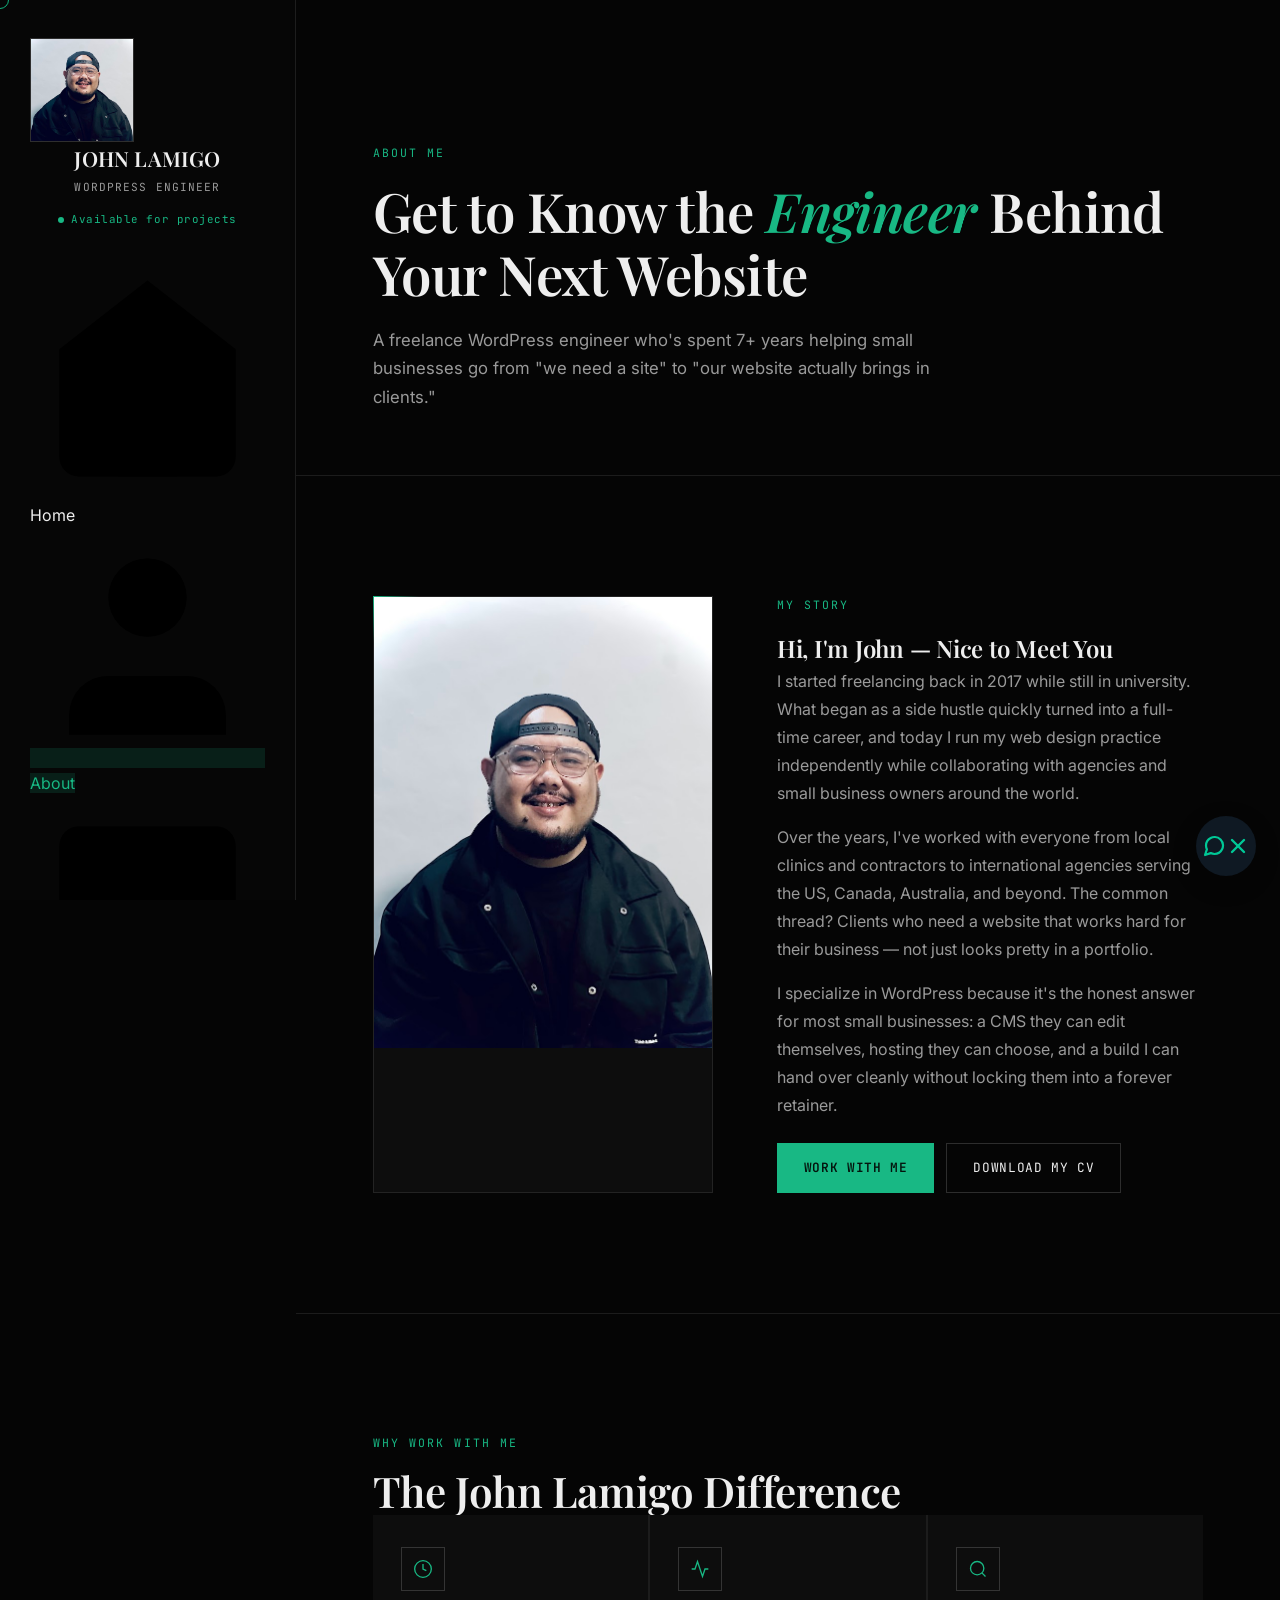
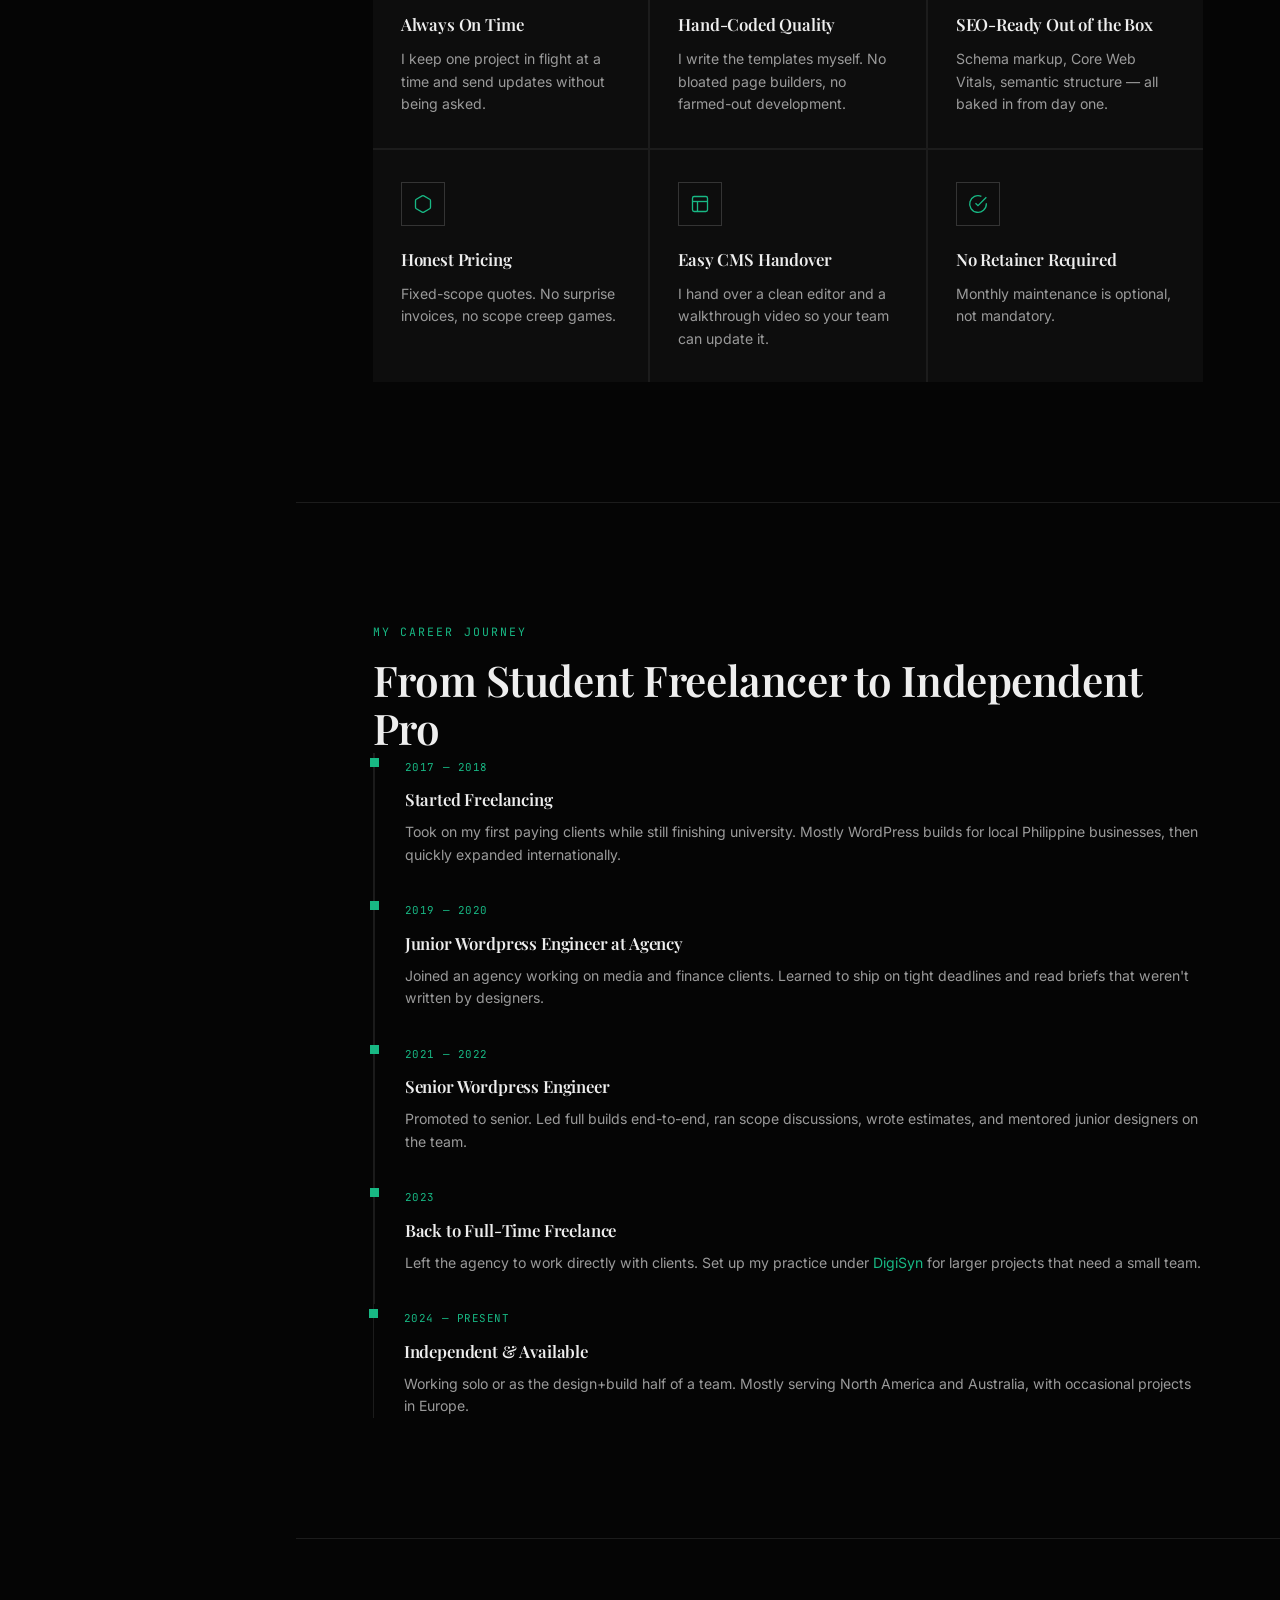
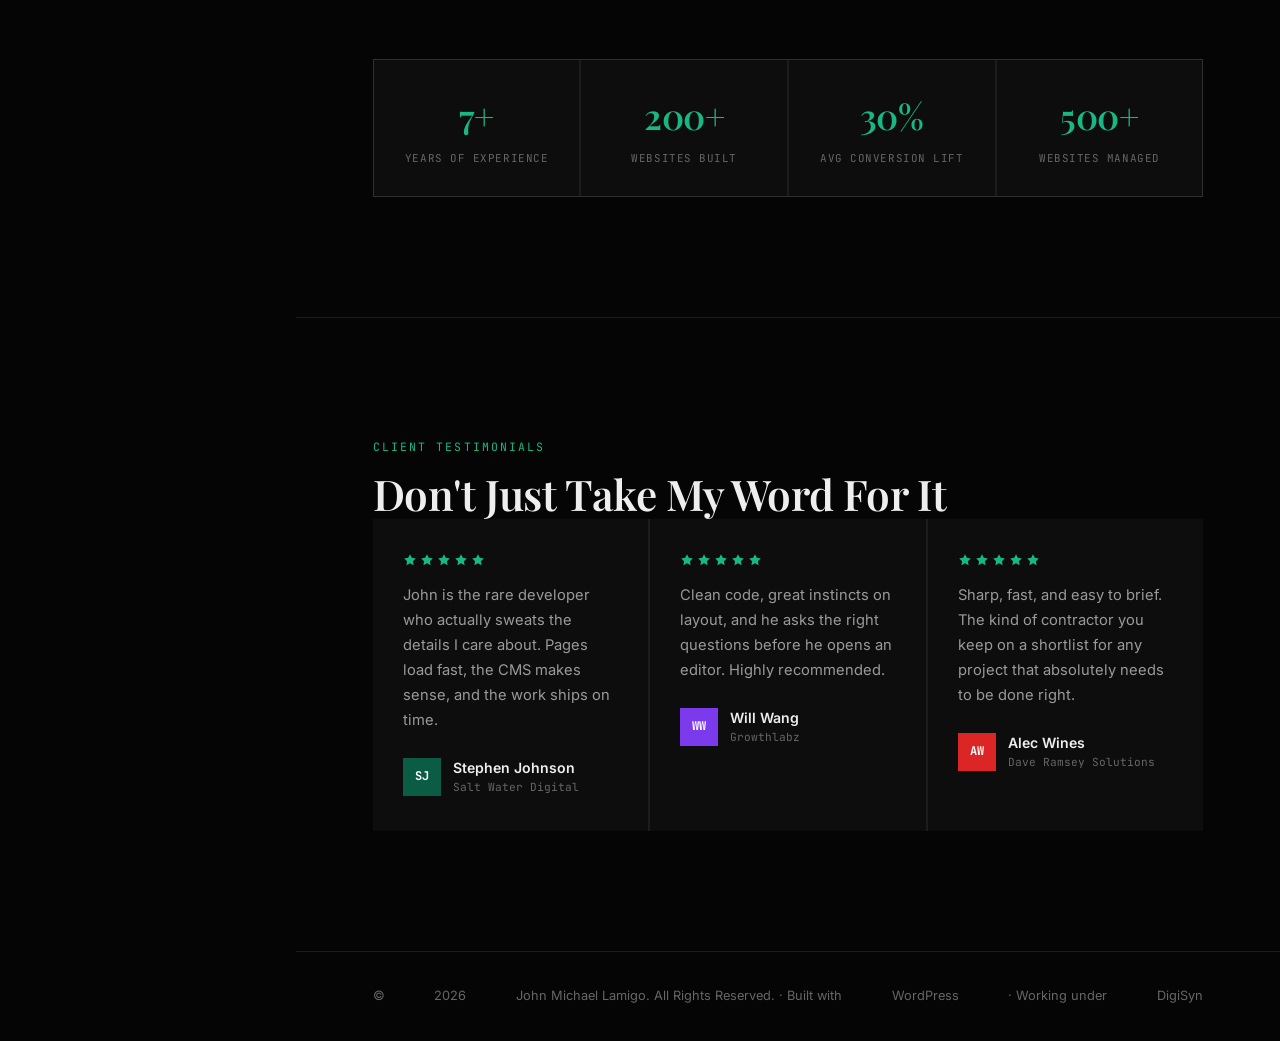
<file: about.html>
<!DOCTYPE html>
<html lang="en">
<head>
<meta charset="UTF-8">
<meta name="viewport" content="width=device-width, initial-scale=1.0">
<title>About Me — John Michael Lamigo, Freelance Wordpress Engineer</title>
<meta name="description" content="Meet John Michael Lamigo — freelance WordPress engineer with 7+ years of experience, 200+ sites built, and a 30% average conversion lift for clients worldwide.">
<link rel="canonical" href="https://johnlamigo.digisyn.co/about.html">
<link rel="stylesheet" href="style.css?v=2">
</head>
<body>
<div class="sidebar-overlay" id="sidebarOverlay"></div>
<aside class="sidebar" id="sidebar">
  <div class="sidebar-inner">
    <img src="john.jpg" alt="John Michael Lamigo" class="sidebar-photo">
    <div class="sidebar-name">JOHN LAMIGO</div>
    <div class="sidebar-title">Wordpress Engineer</div>
    <div class="sidebar-status"><span></span> Available for projects</div>
    <nav><ul class="sidebar-nav">
      <li><a href="index.html"><svg viewBox="0 0 24 24"><path d="M3 9l9-7 9 7v11a2 2 0 01-2 2H5a2 2 0 01-2-2z"/><polyline points="9 22 9 12 15 12 15 22"/></svg>Home</a></li>
      <li><a href="about.html" class="current"><svg viewBox="0 0 24 24"><path d="M20 21v-2a4 4 0 00-4-4H8a4 4 0 00-4 4v2"/><circle cx="12" cy="7" r="4"/></svg>About</a></li>
      <li><a href="services.html"><svg viewBox="0 0 24 24"><rect x="3" y="3" width="18" height="18" rx="2"/><line x1="3" y1="9" x2="21" y2="9"/><line x1="9" y1="21" x2="9" y2="9"/></svg>Services</a></li>
      <li><a href="work.html"><svg viewBox="0 0 24 24"><rect x="2" y="3" width="20" height="14" rx="2"/><line x1="8" y1="21" x2="16" y2="21"/><line x1="12" y1="17" x2="12" y2="21"/></svg>Portfolio</a></li>
      <li><a href="index.html#contact"><svg viewBox="0 0 24 24"><path d="M4 4h16c1.1 0 2 .9 2 2v12c0 1.1-.9 2-2 2H4c-1.1 0-2-.9-2-2V6c0-1.1.9-2 2-2z"/><polyline points="22,6 12,13 2,6"/></svg>Contact</a></li>
    </ul></nav>
    <hr class="sidebar-divider">
    <div class="sidebar-contact">
      <div class="sidebar-contact-item"><svg viewBox="0 0 24 24"><path d="M4 4h16c1.1 0 2 .9 2 2v12c0 1.1-.9 2-2 2H4c-1.1 0-2-.9-2-2V6c0-1.1.9-2 2-2z"/><polyline points="22,6 12,13 2,6"/></svg><a href="mailto:johnmichaellamigo@gmail.com">johnmichaellamigo@gmail.com</a></div>
      <div class="sidebar-contact-item"><svg viewBox="0 0 24 24"><path d="M21 10c0 7-9 13-9 13s-9-6-9-13a9 9 0 0118 0z"/><circle cx="12" cy="10" r="3"/></svg>Philippines · Worldwide</div>
    </div>
    <div class="sidebar-stats">
      <div class="sidebar-stat"><strong>7+</strong><span>Years</span></div>
      <div class="sidebar-stat"><strong>200+</strong><span>Built</span></div>
      <div class="sidebar-stat"><strong>30%</strong><span>Lift</span></div>
      <div class="sidebar-stat"><strong>500+</strong><span>Managed</span></div>
    </div>
    <a href="index.html#contact" class="sidebar-cta">Hire John →</a>
  </div>
</aside>
<button class="sidebar-toggle" id="sidebarToggle" aria-label="Menu"><svg viewBox="0 0 24 24"><line x1="3" y1="6" x2="21" y2="6"/><line x1="3" y1="12" x2="21" y2="12"/><line x1="3" y1="18" x2="21" y2="18"/></svg></button>

<main class="main-content">

  <section class="hero-section">
    <div class="hero-eyebrow">About Me</div>
    <h1>Get to Know the <em>Engineer</em> Behind Your Next Website</h1>
    <p class="lead">A freelance WordPress engineer who's spent 7+ years helping small businesses go from "we need a site" to "our website actually brings in clients."</p>
  </section>

  <section class="content-section">
    <div class="about-grid">
      <div class="about-photo-block chamfer rv"><img src="john.jpg" alt="John Michael Lamigo"></div>
      <div class="about-text rv">
        <div class="section-label">My Story</div>
        <h2>Hi, I'm John — Nice to Meet You</h2>
        <p>I started freelancing back in 2017 while still in university. What began as a side hustle quickly turned into a full-time career, and today I run my web design practice independently while collaborating with agencies and small business owners around the world.</p>
        <p>Over the years, I've worked with everyone from local clinics and contractors to international agencies serving the US, Canada, Australia, and beyond. The common thread? Clients who need a website that works hard for their business — not just looks pretty in a portfolio.</p>
        <p>I specialize in WordPress because it's the honest answer for most small businesses: a CMS they can edit themselves, hosting they can choose, and a build I can hand over cleanly without locking them into a forever retainer.</p>
        <div style="display:flex;gap:12px;flex-wrap:wrap;margin-top:24px">
          <a href="index.html#contact" class="btn btn-primary">Work With Me</a>
          <a href="john-lamigo-cv.pdf" class="btn btn-outline" target="_blank" rel="noopener">Download My CV</a>
        </div>
      </div>
    </div>
  </section>

  <section class="content-section">
    <div class="section-label">Why Work With Me</div>
    <h2 class="section-title">The John Lamigo Difference</h2>
    <div class="services-grid">
      <div class="service-card rv"><div class="service-icon"><svg viewBox="0 0 24 24"><circle cx="12" cy="12" r="10"/><polyline points="12 6 12 12 16 14"/></svg></div><h3>Always On Time</h3><p>I keep one project in flight at a time and send updates without being asked.</p></div>
      <div class="service-card rv"><div class="service-icon"><svg viewBox="0 0 24 24"><polyline points="22 12 18 12 15 21 9 3 6 12 2 12"/></svg></div><h3>Hand-Coded Quality</h3><p>I write the templates myself. No bloated page builders, no farmed-out development.</p></div>
      <div class="service-card rv"><div class="service-icon"><svg viewBox="0 0 24 24"><circle cx="11" cy="11" r="8"/><line x1="21" y1="21" x2="16.65" y2="16.65"/></svg></div><h3>SEO-Ready Out of the Box</h3><p>Schema markup, Core Web Vitals, semantic structure — all baked in from day one.</p></div>
      <div class="service-card rv"><div class="service-icon"><svg viewBox="0 0 24 24"><path d="M21 16V8a2 2 0 00-1-1.73l-7-4a2 2 0 00-2 0l-7 4A2 2 0 003 8v8a2 2 0 001 1.73l7 4a2 2 0 002 0l7-4A2 2 0 0021 16z"/></svg></div><h3>Honest Pricing</h3><p>Fixed-scope quotes. No surprise invoices, no scope creep games.</p></div>
      <div class="service-card rv"><div class="service-icon"><svg viewBox="0 0 24 24"><rect x="3" y="3" width="18" height="18" rx="2"/><line x1="3" y1="9" x2="21" y2="9"/><line x1="9" y1="21" x2="9" y2="9"/></svg></div><h3>Easy CMS Handover</h3><p>I hand over a clean editor and a walkthrough video so your team can update it.</p></div>
      <div class="service-card rv"><div class="service-icon"><svg viewBox="0 0 24 24"><path d="M22 11.08V12a10 10 0 11-5.93-9.14"/><polyline points="22 4 12 14.01 9 11.01"/></svg></div><h3>No Retainer Required</h3><p>Monthly maintenance is optional, not mandatory.</p></div>
    </div>
  </section>

  <section class="content-section">
    <div class="section-label">My Career Journey</div>
    <h2 class="section-title">From Student Freelancer to Independent Pro</h2>
    <div class="timeline rv">
      <div class="tl-item"><span class="tl-year">2017 — 2018</span><h3>Started Freelancing</h3><p>Took on my first paying clients while still finishing university. Mostly WordPress builds for local Philippine businesses, then quickly expanded internationally.</p></div>
      <div class="tl-item"><span class="tl-year">2019 — 2020</span><h3>Junior Wordpress Engineer at Agency</h3><p>Joined an agency working on media and finance clients. Learned to ship on tight deadlines and read briefs that weren't written by designers.</p></div>
      <div class="tl-item"><span class="tl-year">2021 — 2022</span><h3>Senior Wordpress Engineer</h3><p>Promoted to senior. Led full builds end-to-end, ran scope discussions, wrote estimates, and mentored junior designers on the team.</p></div>
      <div class="tl-item"><span class="tl-year">2023</span><h3>Back to Full-Time Freelance</h3><p>Left the agency to work directly with clients. Set up my practice under <a href="https://digisyn.co" rel="noopener" target="_blank">DigiSyn</a> for larger projects that need a small team.</p></div>
      <div class="tl-item" style="border-left:none;padding-bottom:0"><span class="tl-year">2024 — Present</span><h3>Independent &amp; Available</h3><p>Working solo or as the design+build half of a team. Mostly serving North America and Australia, with occasional projects in Europe.</p></div>
    </div>
  </section>

  <section class="content-section">
    <div class="stats-row rv">
      <div class="stat-item"><h3>7+</h3><p>Years of Experience</p></div>
      <div class="stat-item"><h3>200+</h3><p>Websites Built</p></div>
      <div class="stat-item"><h3>30%</h3><p>Avg Conversion Lift</p></div>
      <div class="stat-item"><h3>500+</h3><p>Websites Managed</p></div>
    </div>
  </section>

  <section class="content-section">
    <div class="section-label">Client Testimonials</div>
    <h2 class="section-title">Don't Just Take My Word For It</h2>
    <div class="testi-grid">
      <div class="testi-card rv"><div class="stars"><svg viewBox="0 0 24 24"><polygon points="12 2 15.09 8.26 22 9.27 17 14.14 18.18 21.02 12 17.77 5.82 21.02 7 14.14 2 9.27 8.91 8.26 12 2"/></svg><svg viewBox="0 0 24 24"><polygon points="12 2 15.09 8.26 22 9.27 17 14.14 18.18 21.02 12 17.77 5.82 21.02 7 14.14 2 9.27 8.91 8.26 12 2"/></svg><svg viewBox="0 0 24 24"><polygon points="12 2 15.09 8.26 22 9.27 17 14.14 18.18 21.02 12 17.77 5.82 21.02 7 14.14 2 9.27 8.91 8.26 12 2"/></svg><svg viewBox="0 0 24 24"><polygon points="12 2 15.09 8.26 22 9.27 17 14.14 18.18 21.02 12 17.77 5.82 21.02 7 14.14 2 9.27 8.91 8.26 12 2"/></svg><svg viewBox="0 0 24 24"><polygon points="12 2 15.09 8.26 22 9.27 17 14.14 18.18 21.02 12 17.77 5.82 21.02 7 14.14 2 9.27 8.91 8.26 12 2"/></svg></div><blockquote>John is the rare developer who actually sweats the details I care about. Pages load fast, the CMS makes sense, and the work ships on time.</blockquote><div class="testi-author"><div class="testi-avatar">SJ</div><div><p class="name">Stephen Johnson</p><p class="role">Salt Water Digital</p></div></div></div>
      <div class="testi-card rv"><div class="stars"><svg viewBox="0 0 24 24"><polygon points="12 2 15.09 8.26 22 9.27 17 14.14 18.18 21.02 12 17.77 5.82 21.02 7 14.14 2 9.27 8.91 8.26 12 2"/></svg><svg viewBox="0 0 24 24"><polygon points="12 2 15.09 8.26 22 9.27 17 14.14 18.18 21.02 12 17.77 5.82 21.02 7 14.14 2 9.27 8.91 8.26 12 2"/></svg><svg viewBox="0 0 24 24"><polygon points="12 2 15.09 8.26 22 9.27 17 14.14 18.18 21.02 12 17.77 5.82 21.02 7 14.14 2 9.27 8.91 8.26 12 2"/></svg><svg viewBox="0 0 24 24"><polygon points="12 2 15.09 8.26 22 9.27 17 14.14 18.18 21.02 12 17.77 5.82 21.02 7 14.14 2 9.27 8.91 8.26 12 2"/></svg><svg viewBox="0 0 24 24"><polygon points="12 2 15.09 8.26 22 9.27 17 14.14 18.18 21.02 12 17.77 5.82 21.02 7 14.14 2 9.27 8.91 8.26 12 2"/></svg></div><blockquote>Clean code, great instincts on layout, and he asks the right questions before he opens an editor. Highly recommended.</blockquote><div class="testi-author"><div class="testi-avatar" style="background:#7C3AED">WW</div><div><p class="name">Will Wang</p><p class="role">Growthlabz</p></div></div></div>
      <div class="testi-card rv"><div class="stars"><svg viewBox="0 0 24 24"><polygon points="12 2 15.09 8.26 22 9.27 17 14.14 18.18 21.02 12 17.77 5.82 21.02 7 14.14 2 9.27 8.91 8.26 12 2"/></svg><svg viewBox="0 0 24 24"><polygon points="12 2 15.09 8.26 22 9.27 17 14.14 18.18 21.02 12 17.77 5.82 21.02 7 14.14 2 9.27 8.91 8.26 12 2"/></svg><svg viewBox="0 0 24 24"><polygon points="12 2 15.09 8.26 22 9.27 17 14.14 18.18 21.02 12 17.77 5.82 21.02 7 14.14 2 9.27 8.91 8.26 12 2"/></svg><svg viewBox="0 0 24 24"><polygon points="12 2 15.09 8.26 22 9.27 17 14.14 18.18 21.02 12 17.77 5.82 21.02 7 14.14 2 9.27 8.91 8.26 12 2"/></svg><svg viewBox="0 0 24 24"><polygon points="12 2 15.09 8.26 22 9.27 17 14.14 18.18 21.02 12 17.77 5.82 21.02 7 14.14 2 9.27 8.91 8.26 12 2"/></svg></div><blockquote>Sharp, fast, and easy to brief. The kind of contractor you keep on a shortlist for any project that absolutely needs to be done right.</blockquote><div class="testi-author"><div class="testi-avatar" style="background:#DC2626">AW</div><div><p class="name">Alec Wines</p><p class="role">Dave Ramsey Solutions</p></div></div></div>
    </div>
  </section>

  <footer class="site-footer">© <span id="year">2026</span> John Michael Lamigo. All Rights Reserved. · Built with <a href="https://wordpress.org" rel="noopener">WordPress</a> · Working under <a href="https://digisyn.co" rel="noopener">DigiSyn</a></footer>
</main>
<script>
document.getElementById("year").textContent = new Date().getFullYear();
const toggle = document.getElementById("sidebarToggle");
const sidebar = document.getElementById("sidebar");
const overlay = document.getElementById("sidebarOverlay");
toggle.addEventListener("click", () => { sidebar.classList.toggle("open"); overlay.classList.toggle("open"); });
overlay.addEventListener("click", () => { sidebar.classList.remove("open"); overlay.classList.remove("open"); });
const observer = new IntersectionObserver(entries => entries.forEach(e => { if(e.isIntersecting) e.target.classList.add("is-in"); }), {threshold:.15});
document.querySelectorAll(".rv").forEach(el => observer.observe(el));
</script>
<script src="cursor.js?v=2" defer></script>
<script src="chatbot.js" defer></script>
</body>
</html>
</file>
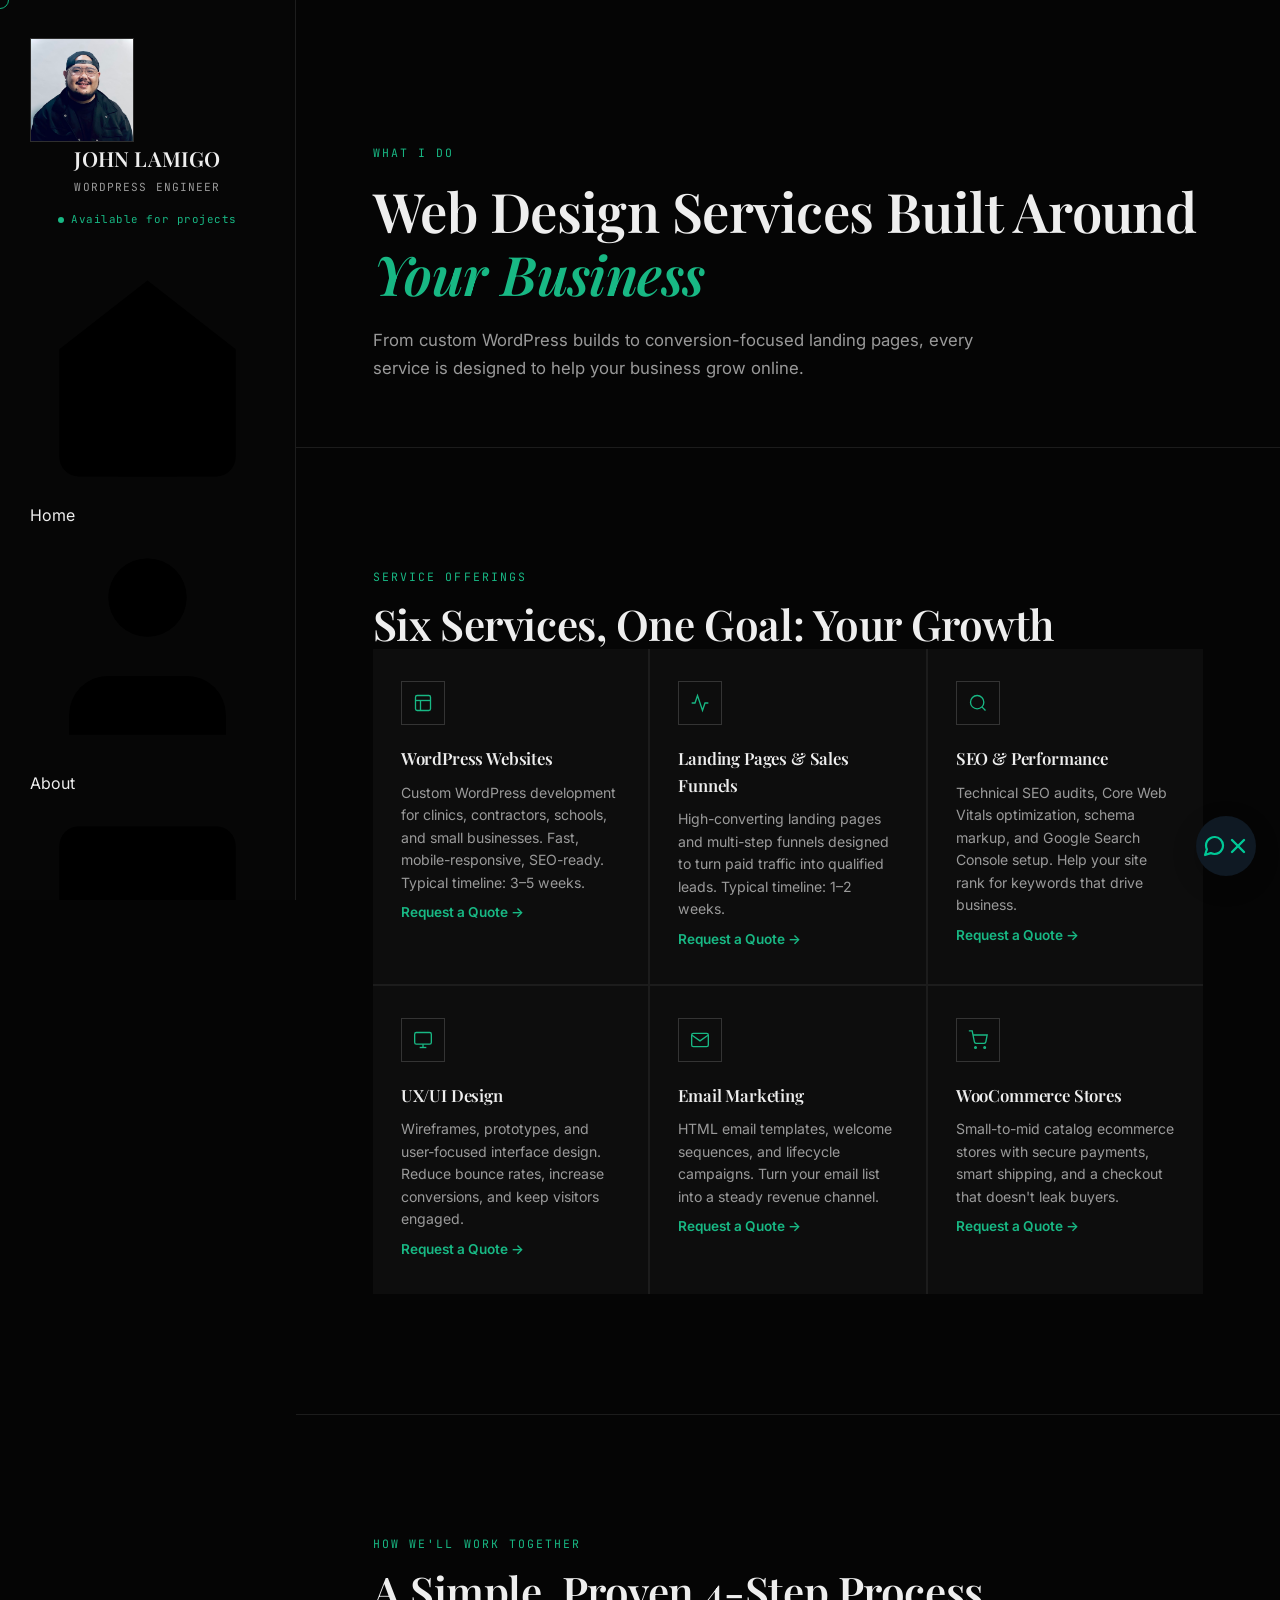
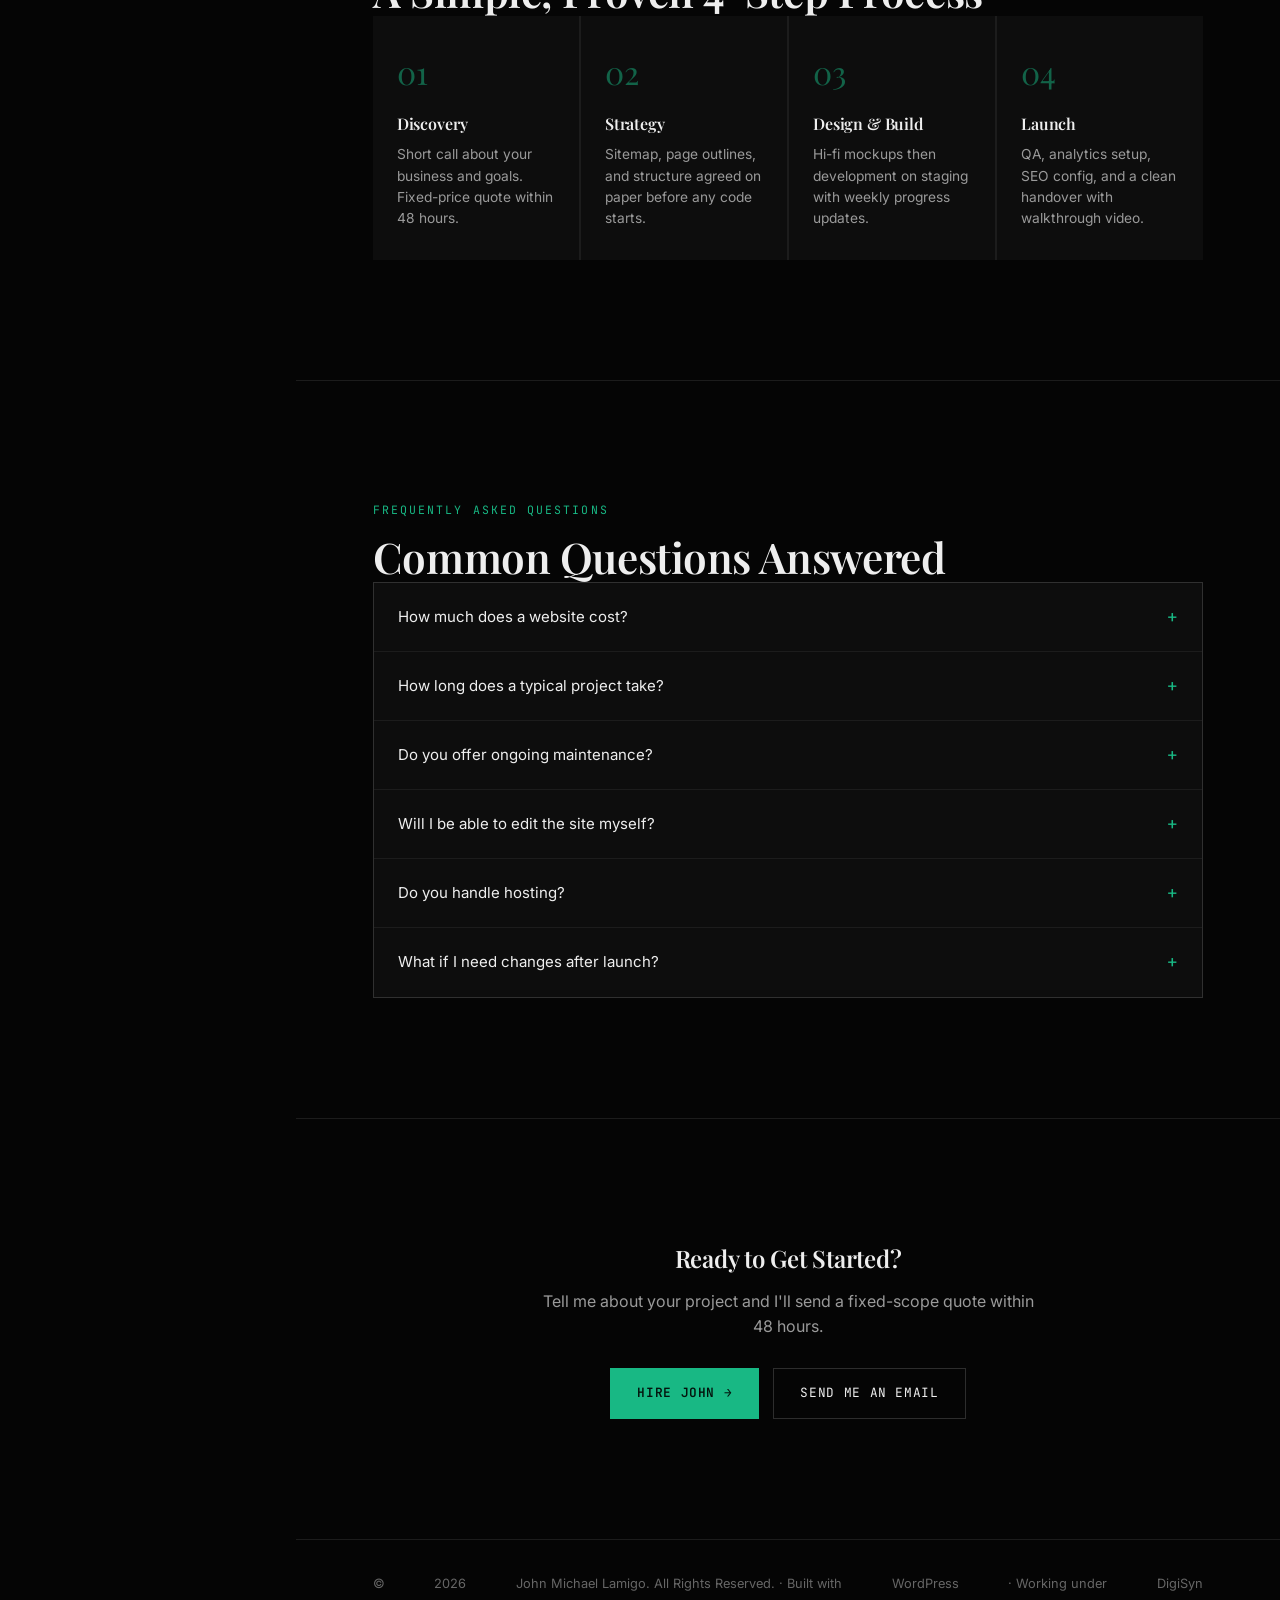
<file: services.html>
<!DOCTYPE html>
<html lang="en">
<head>
<meta charset="UTF-8">
<meta name="viewport" content="width=device-width, initial-scale=1.0">
<title>Services — John Michael Lamigo, Freelance Wordpress Engineer</title>
<meta name="description" content="WordPress development, landing pages, SEO, UX/UI design, email marketing, and WooCommerce. Honest pricing, clean code, and websites that grow your business.">
<link rel="canonical" href="https://johnlamigo.digisyn.co/services.html">
<link rel="stylesheet" href="style.css?v=2">
</head>
<body>
<div class="sidebar-overlay" id="sidebarOverlay"></div>
<aside class="sidebar" id="sidebar">
  <div class="sidebar-inner">
    <img src="john.jpg" alt="John Michael Lamigo" class="sidebar-photo">
    <div class="sidebar-name">JOHN LAMIGO</div>
    <div class="sidebar-title">Wordpress Engineer</div>
    <div class="sidebar-status"><span></span> Available for projects</div>
    <nav><ul class="sidebar-nav">
      <li><a href="index.html"><svg viewBox="0 0 24 24"><path d="M3 9l9-7 9 7v11a2 2 0 01-2 2H5a2 2 0 01-2-2z"/><polyline points="9 22 9 12 15 12 15 22"/></svg>Home</a></li>
      <li><a href="about.html"><svg viewBox="0 0 24 24"><path d="M20 21v-2a4 4 0 00-4-4H8a4 4 0 00-4 4v2"/><circle cx="12" cy="7" r="4"/></svg>About</a></li>
      <li><a href="services.html" class="current"><svg viewBox="0 0 24 24"><rect x="3" y="3" width="18" height="18" rx="2"/><line x1="3" y1="9" x2="21" y2="9"/><line x1="9" y1="21" x2="9" y2="9"/></svg>Services</a></li>
      <li><a href="work.html"><svg viewBox="0 0 24 24"><rect x="2" y="3" width="20" height="14" rx="2"/><line x1="8" y1="21" x2="16" y2="21"/><line x1="12" y1="17" x2="12" y2="21"/></svg>Portfolio</a></li>
      <li><a href="index.html#contact"><svg viewBox="0 0 24 24"><path d="M4 4h16c1.1 0 2 .9 2 2v12c0 1.1-.9 2-2 2H4c-1.1 0-2-.9-2-2V6c0-1.1.9-2 2-2z"/><polyline points="22,6 12,13 2,6"/></svg>Contact</a></li>
    </ul></nav>
    <hr class="sidebar-divider">
    <div class="sidebar-contact">
      <div class="sidebar-contact-item"><svg viewBox="0 0 24 24"><path d="M4 4h16c1.1 0 2 .9 2 2v12c0 1.1-.9 2-2 2H4c-1.1 0-2-.9-2-2V6c0-1.1.9-2 2-2z"/><polyline points="22,6 12,13 2,6"/></svg><a href="mailto:johnmichaellamigo@gmail.com">johnmichaellamigo@gmail.com</a></div>
      <div class="sidebar-contact-item"><svg viewBox="0 0 24 24"><path d="M21 10c0 7-9 13-9 13s-9-6-9-13a9 9 0 0118 0z"/><circle cx="12" cy="10" r="3"/></svg>Philippines · Worldwide</div>
    </div>
    <div class="sidebar-stats">
      <div class="sidebar-stat"><strong>7+</strong><span>Years</span></div>
      <div class="sidebar-stat"><strong>200+</strong><span>Built</span></div>
      <div class="sidebar-stat"><strong>30%</strong><span>Lift</span></div>
      <div class="sidebar-stat"><strong>500+</strong><span>Managed</span></div>
    </div>
    <a href="index.html#contact" class="sidebar-cta">Hire John →</a>
  </div>
</aside>
<button class="sidebar-toggle" id="sidebarToggle" aria-label="Menu"><svg viewBox="0 0 24 24"><line x1="3" y1="6" x2="21" y2="6"/><line x1="3" y1="12" x2="21" y2="12"/><line x1="3" y1="18" x2="21" y2="18"/></svg></button>

<main class="main-content">
  <section class="hero-section">
    <div class="hero-eyebrow">What I Do</div>
    <h1>Web Design Services Built Around <em>Your Business</em></h1>
    <p class="lead">From custom WordPress builds to conversion-focused landing pages, every service is designed to help your business grow online.</p>
  </section>

  <section class="content-section">
    <div class="section-label">Service Offerings</div>
    <h2 class="section-title">Six Services, One Goal: Your Growth</h2>
    <div class="services-grid">
      <div class="service-card rv" id="wordpress"><div class="service-icon"><svg viewBox="0 0 24 24"><rect x="3" y="3" width="18" height="18" rx="2"/><line x1="3" y1="9" x2="21" y2="9"/><line x1="9" y1="21" x2="9" y2="9"/></svg></div><h3>WordPress Websites</h3><p>Custom WordPress development for clinics, contractors, schools, and small businesses. Fast, mobile-responsive, SEO-ready. Typical timeline: 3–5 weeks.</p><a href="index.html#contact" style="color:var(--emerald-bright);font-size:.85rem;font-weight:600;display:inline-block;margin-top:8px">Request a Quote →</a></div>
      <div class="service-card rv" id="funnels"><div class="service-icon"><svg viewBox="0 0 24 24"><polyline points="22 12 18 12 15 21 9 3 6 12 2 12"/></svg></div><h3>Landing Pages &amp; Sales Funnels</h3><p>High-converting landing pages and multi-step funnels designed to turn paid traffic into qualified leads. Typical timeline: 1–2 weeks.</p><a href="index.html#contact" style="color:var(--emerald-bright);font-size:.85rem;font-weight:600;display:inline-block;margin-top:8px">Request a Quote →</a></div>
      <div class="service-card rv" id="seo"><div class="service-icon"><svg viewBox="0 0 24 24"><circle cx="11" cy="11" r="8"/><line x1="21" y1="21" x2="16.65" y2="16.65"/></svg></div><h3>SEO &amp; Performance</h3><p>Technical SEO audits, Core Web Vitals optimization, schema markup, and Google Search Console setup. Help your site rank for keywords that drive business.</p><a href="index.html#contact" style="color:var(--emerald-bright);font-size:.85rem;font-weight:600;display:inline-block;margin-top:8px">Request a Quote →</a></div>
      <div class="service-card rv" id="ux"><div class="service-icon"><svg viewBox="0 0 24 24"><rect x="2" y="3" width="20" height="14" rx="2"/><line x1="8" y1="21" x2="16" y2="21"/><line x1="12" y1="17" x2="12" y2="21"/></svg></div><h3>UX/UI Design</h3><p>Wireframes, prototypes, and user-focused interface design. Reduce bounce rates, increase conversions, and keep visitors engaged.</p><a href="index.html#contact" style="color:var(--emerald-bright);font-size:.85rem;font-weight:600;display:inline-block;margin-top:8px">Request a Quote →</a></div>
      <div class="service-card rv" id="email"><div class="service-icon"><svg viewBox="0 0 24 24"><path d="M4 4h16c1.1 0 2 .9 2 2v12c0 1.1-.9 2-2 2H4c-1.1 0-2-.9-2-2V6c0-1.1.9-2 2-2z"/><polyline points="22,6 12,13 2,6"/></svg></div><h3>Email Marketing</h3><p>HTML email templates, welcome sequences, and lifecycle campaigns. Turn your email list into a steady revenue channel.</p><a href="index.html#contact" style="color:var(--emerald-bright);font-size:.85rem;font-weight:600;display:inline-block;margin-top:8px">Request a Quote →</a></div>
      <div class="service-card rv" id="woo"><div class="service-icon"><svg viewBox="0 0 24 24"><circle cx="9" cy="21" r="1"/><circle cx="20" cy="21" r="1"/><path d="M1 1h4l2.68 13.39a2 2 0 002 1.61h9.72a2 2 0 002-1.61L23 6H6"/></svg></div><h3>WooCommerce Stores</h3><p>Small-to-mid catalog ecommerce stores with secure payments, smart shipping, and a checkout that doesn't leak buyers.</p><a href="index.html#contact" style="color:var(--emerald-bright);font-size:.85rem;font-weight:600;display:inline-block;margin-top:8px">Request a Quote →</a></div>
    </div>
  </section>

  <section class="content-section">
    <div class="section-label">How We'll Work Together</div>
    <h2 class="section-title">A Simple, Proven 4-Step Process</h2>
    <div class="process-grid">
      <div class="process-step rv"><div class="process-num">01</div><h3>Discovery</h3><p>Short call about your business and goals. Fixed-price quote within 48 hours.</p></div>
      <div class="process-step rv"><div class="process-num">02</div><h3>Strategy</h3><p>Sitemap, page outlines, and structure agreed on paper before any code starts.</p></div>
      <div class="process-step rv"><div class="process-num">03</div><h3>Design &amp; Build</h3><p>Hi-fi mockups then development on staging with weekly progress updates.</p></div>
      <div class="process-step rv"><div class="process-num">04</div><h3>Launch</h3><p>QA, analytics setup, SEO config, and a clean handover with walkthrough video.</p></div>
    </div>
  </section>

  <section class="content-section">
    <div class="section-label">Frequently Asked Questions</div>
    <h2 class="section-title">Common Questions Answered</h2>
    <div class="faq-list rv">
      <details class="faq-item"><summary>How much does a website cost? <span class="faq-icon">+</span></summary><div class="faq-body">Most small business WordPress sites fall between $1,500 and $5,000 USD depending on scope. I'll send a fixed-scope quote within 48 hours of our discovery call — no hidden fees, no surprise invoices.</div></details>
      <details class="faq-item"><summary>How long does a typical project take? <span class="faq-icon">+</span></summary><div class="faq-body">A standard marketing site takes 3–5 weeks from kickoff to launch, once content is ready. WooCommerce stores and larger custom builds typically run 5–8 weeks.</div></details>
      <details class="faq-item"><summary>Do you offer ongoing maintenance? <span class="faq-icon">+</span></summary><div class="faq-body">Yes, but it's optional. Monthly maintenance plans are available, but I don't lock anyone into a retainer just to keep their site running.</div></details>
      <details class="faq-item"><summary>Will I be able to edit the site myself? <span class="faq-icon">+</span></summary><div class="faq-body">Absolutely. I hand over a clean block editor with a walkthrough video and a one-page reference, so your team can manage updates without needing a developer.</div></details>
      <details class="faq-item"><summary>Do you handle hosting? <span class="faq-icon">+</span></summary><div class="faq-body">I'll recommend a good host based on your traffic and budget, then set it up for you. You'll own the hosting account — never locked in.</div></details>
      <details class="faq-item"><summary>What if I need changes after launch? <span class="faq-icon">+</span></summary><div class="faq-body">Every project includes 30 days of post-launch support for bug fixes and small tweaks. After that, additional work is billed at an hourly rate.</div></details>
    </div>
  </section>

  <section class="content-section" style="text-align:center">
    <h2 style="margin-bottom:12px">Ready to Get Started?</h2>
    <p style="color:var(--on-surface-dim);max-width:500px;margin:0 auto 28px">Tell me about your project and I'll send a fixed-scope quote within 48 hours.</p>
    <div style="display:flex;gap:14px;justify-content:center;flex-wrap:wrap">
      <a href="https://docs.google.com/forms/d/e/1FAIpQLSfmWoxevchlokQC974iraMJTs75_t5tigEXyxmvdJewwcxNRw/viewform?usp=publish-editor" class="btn btn-primary" target="_blank" rel="noopener">Hire John →</a>
      <a href="mailto:johnmichaellamigo@gmail.com" class="btn btn-outline">Send Me an Email</a>
    </div>
  </section>

  <footer class="site-footer">© <span id="year">2026</span> John Michael Lamigo. All Rights Reserved. · Built with <a href="https://wordpress.org" rel="noopener">WordPress</a> · Working under <a href="https://digisyn.co" rel="noopener">DigiSyn</a></footer>
</main>
<script>
document.getElementById("year").textContent = new Date().getFullYear();
const toggle = document.getElementById("sidebarToggle");
const sidebar = document.getElementById("sidebar");
const overlay = document.getElementById("sidebarOverlay");
toggle.addEventListener("click", () => { sidebar.classList.toggle("open"); overlay.classList.toggle("open"); });
overlay.addEventListener("click", () => { sidebar.classList.remove("open"); overlay.classList.remove("open"); });
const observer = new IntersectionObserver(entries => entries.forEach(e => { if(e.isIntersecting) e.target.classList.add("is-in"); }), {threshold:.15});
document.querySelectorAll(".rv").forEach(el => observer.observe(el));
</script>
<script src="cursor.js?v=2" defer></script>
<script src="chatbot.js" defer></script>
</body>
</html>
</file>
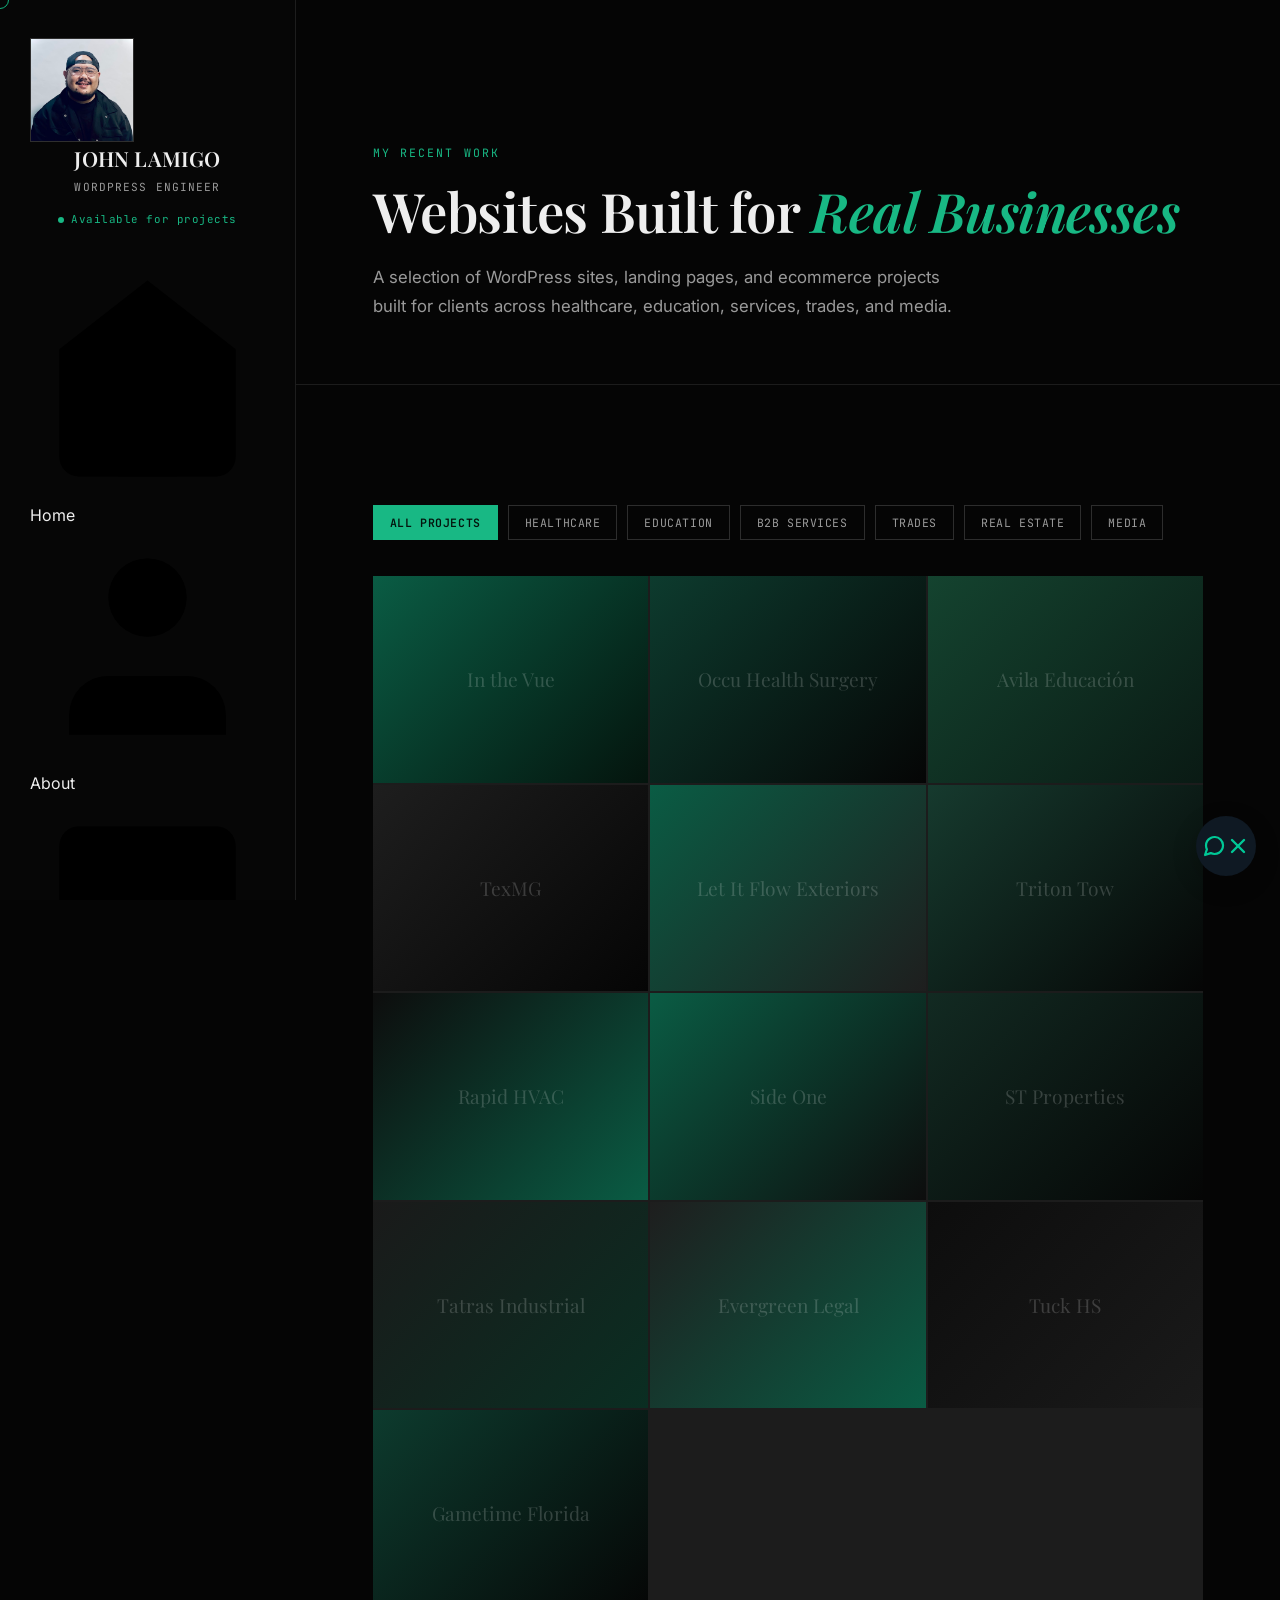
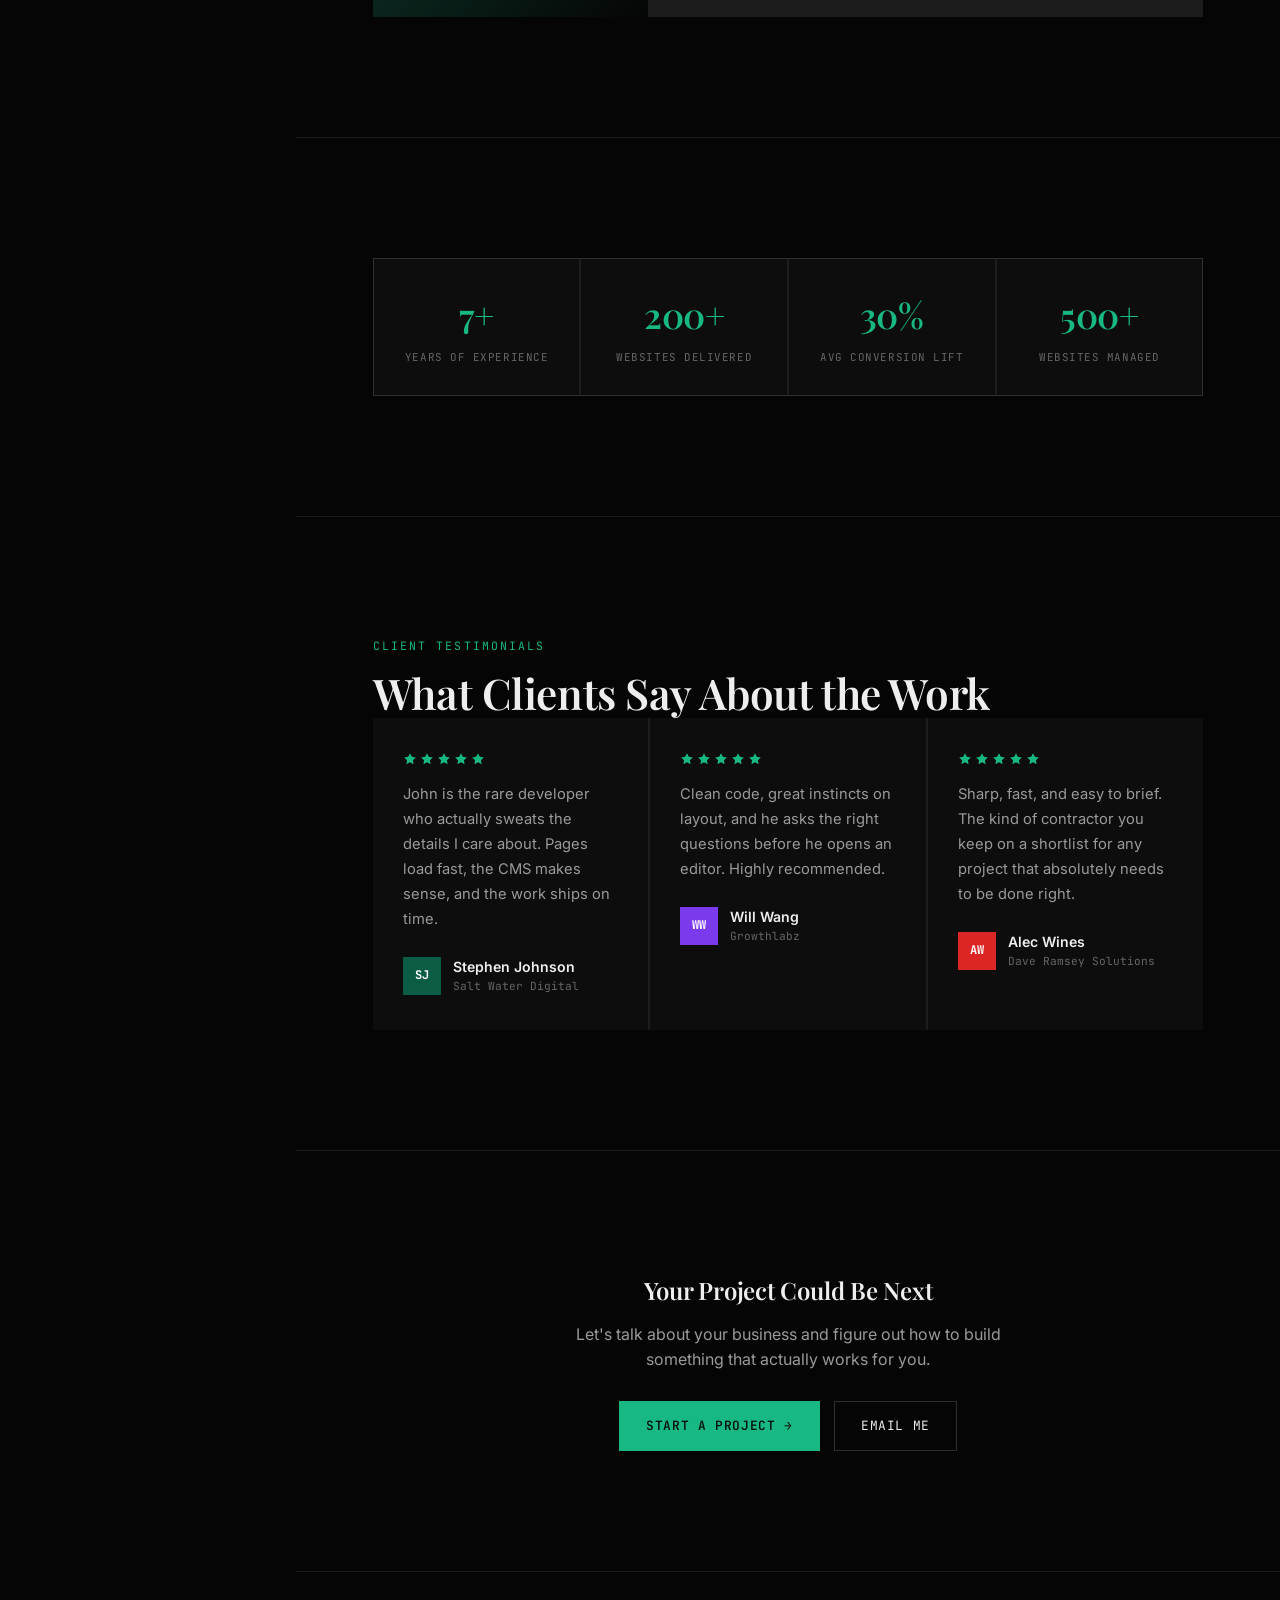
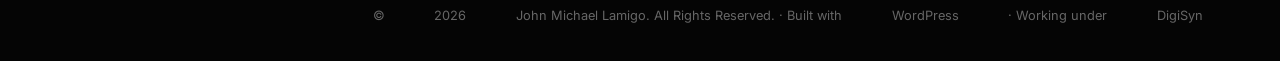
<file: work.html>
<!DOCTYPE html>
<html lang="en">
<head>
<meta charset="UTF-8">
<meta name="viewport" content="width=device-width, initial-scale=1.0">
<title>Portfolio — John Michael Lamigo, Freelance Wordpress Engineer</title>
<meta name="description" content="Web design portfolio: WordPress sites, landing pages, and ecommerce projects built for clients across healthcare, education, services, trades, and media.">
<link rel="canonical" href="https://johnlamigo.digisyn.co/work.html">
<link rel="stylesheet" href="style.css?v=2">
</head>
<body>
<div class="sidebar-overlay" id="sidebarOverlay"></div>
<aside class="sidebar" id="sidebar">
  <div class="sidebar-inner">
    <img src="john.jpg" alt="John Michael Lamigo" class="sidebar-photo">
    <div class="sidebar-name">JOHN LAMIGO</div>
    <div class="sidebar-title">Wordpress Engineer</div>
    <div class="sidebar-status"><span></span> Available for projects</div>
    <nav><ul class="sidebar-nav">
      <li><a href="index.html"><svg viewBox="0 0 24 24"><path d="M3 9l9-7 9 7v11a2 2 0 01-2 2H5a2 2 0 01-2-2z"/><polyline points="9 22 9 12 15 12 15 22"/></svg>Home</a></li>
      <li><a href="about.html"><svg viewBox="0 0 24 24"><path d="M20 21v-2a4 4 0 00-4-4H8a4 4 0 00-4 4v2"/><circle cx="12" cy="7" r="4"/></svg>About</a></li>
      <li><a href="services.html"><svg viewBox="0 0 24 24"><rect x="3" y="3" width="18" height="18" rx="2"/><line x1="3" y1="9" x2="21" y2="9"/><line x1="9" y1="21" x2="9" y2="9"/></svg>Services</a></li>
      <li><a href="work.html" class="current"><svg viewBox="0 0 24 24"><rect x="2" y="3" width="20" height="14" rx="2"/><line x1="8" y1="21" x2="16" y2="21"/><line x1="12" y1="17" x2="12" y2="21"/></svg>Portfolio</a></li>
      <li><a href="index.html#contact"><svg viewBox="0 0 24 24"><path d="M4 4h16c1.1 0 2 .9 2 2v12c0 1.1-.9 2-2 2H4c-1.1 0-2-.9-2-2V6c0-1.1.9-2 2-2z"/><polyline points="22,6 12,13 2,6"/></svg>Contact</a></li>
    </ul></nav>
    <hr class="sidebar-divider">
    <div class="sidebar-contact">
      <div class="sidebar-contact-item"><svg viewBox="0 0 24 24"><path d="M4 4h16c1.1 0 2 .9 2 2v12c0 1.1-.9 2-2 2H4c-1.1 0-2-.9-2-2V6c0-1.1.9-2 2-2z"/><polyline points="22,6 12,13 2,6"/></svg><a href="mailto:johnmichaellamigo@gmail.com">johnmichaellamigo@gmail.com</a></div>
      <div class="sidebar-contact-item"><svg viewBox="0 0 24 24"><path d="M21 10c0 7-9 13-9 13s-9-6-9-13a9 9 0 0118 0z"/><circle cx="12" cy="10" r="3"/></svg>Philippines · Worldwide</div>
    </div>
    <div class="sidebar-stats">
      <div class="sidebar-stat"><strong>7+</strong><span>Years</span></div>
      <div class="sidebar-stat"><strong>200+</strong><span>Built</span></div>
      <div class="sidebar-stat"><strong>30%</strong><span>Lift</span></div>
      <div class="sidebar-stat"><strong>500+</strong><span>Managed</span></div>
    </div>
    <a href="index.html#contact" class="sidebar-cta">Hire John →</a>
  </div>
</aside>
<button class="sidebar-toggle" id="sidebarToggle" aria-label="Menu"><svg viewBox="0 0 24 24"><line x1="3" y1="6" x2="21" y2="6"/><line x1="3" y1="12" x2="21" y2="12"/><line x1="3" y1="18" x2="21" y2="18"/></svg></button>

<main class="main-content">
  <section class="hero-section">
    <div class="hero-eyebrow">My Recent Work</div>
    <h1>Websites Built for <em>Real Businesses</em></h1>
    <p class="lead">A selection of WordPress sites, landing pages, and ecommerce projects built for clients across healthcare, education, services, trades, and media.</p>
  </section>

  <section class="content-section">
    <div class="portfolio-filters rv">
      <button class="filter-btn active" data-filter="all">All Projects</button>
      <button class="filter-btn" data-filter="healthcare">Healthcare</button>
      <button class="filter-btn" data-filter="education">Education</button>
      <button class="filter-btn" data-filter="services">B2B Services</button>
      <button class="filter-btn" data-filter="trades">Trades</button>
      <button class="filter-btn" data-filter="realestate">Real Estate</button>
      <button class="filter-btn" data-filter="media">Media</button>
    </div>
    <div class="portfolio-grid">
      <a href="https://inthevue.com" class="portfolio-item rv" target="_blank" rel="noopener" data-cat="media"><div class="portfolio-thumb g1">In the Vue</div><div class="portfolio-overlay"><div class="portfolio-arrow"><svg viewBox="0 0 24 24"><line x1="5" y1="12" x2="19" y2="12"/><polyline points="12 5 19 12 12 19"/></svg></div><span class="portfolio-cat">Media · 2024</span><div class="portfolio-name">In the Vue</div></div></a>
      <a href="https://occuhealthsurgery.com" class="portfolio-item rv" target="_blank" rel="noopener" data-cat="healthcare"><div class="portfolio-thumb g2">Occu Health Surgery</div><div class="portfolio-overlay"><div class="portfolio-arrow"><svg viewBox="0 0 24 24"><line x1="5" y1="12" x2="19" y2="12"/><polyline points="12 5 19 12 12 19"/></svg></div><span class="portfolio-cat">Healthcare · 2024</span><div class="portfolio-name">Occu Health Surgery</div></div></a>
      <a href="https://avilaeducacion.com" class="portfolio-item rv" target="_blank" rel="noopener" data-cat="education"><div class="portfolio-thumb g3">Avila Educación</div><div class="portfolio-overlay"><div class="portfolio-arrow"><svg viewBox="0 0 24 24"><line x1="5" y1="12" x2="19" y2="12"/><polyline points="12 5 19 12 12 19"/></svg></div><span class="portfolio-cat">Education · 2024</span><div class="portfolio-name">Avila Educación</div></div></a>
      <a href="https://texmg.com" class="portfolio-item rv" target="_blank" rel="noopener" data-cat="services"><div class="portfolio-thumb g4">TexMG</div><div class="portfolio-overlay"><div class="portfolio-arrow"><svg viewBox="0 0 24 24"><line x1="5" y1="12" x2="19" y2="12"/><polyline points="12 5 19 12 12 19"/></svg></div><span class="portfolio-cat">B2B Services · 2023</span><div class="portfolio-name">TexMG</div></div></a>
      <a href="https://letitflowexteriors.ca" class="portfolio-item rv" target="_blank" rel="noopener" data-cat="trades"><div class="portfolio-thumb g5">Let It Flow Exteriors</div><div class="portfolio-overlay"><div class="portfolio-arrow"><svg viewBox="0 0 24 24"><line x1="5" y1="12" x2="19" y2="12"/><polyline points="12 5 19 12 12 19"/></svg></div><span class="portfolio-cat">Trades · 2023</span><div class="portfolio-name">Let It Flow Exteriors</div></div></a>
      <a href="https://tritontow.com" class="portfolio-item rv" target="_blank" rel="noopener" data-cat="trades"><div class="portfolio-thumb g6">Triton Tow</div><div class="portfolio-overlay"><div class="portfolio-arrow"><svg viewBox="0 0 24 24"><line x1="5" y1="12" x2="19" y2="12"/><polyline points="12 5 19 12 12 19"/></svg></div><span class="portfolio-cat">Trades · 2023</span><div class="portfolio-name">Triton Tow</div></div></a>
      <a href="https://rapidhvactn.com" class="portfolio-item rv" target="_blank" rel="noopener" data-cat="trades"><div class="portfolio-thumb g7">Rapid HVAC</div><div class="portfolio-overlay"><div class="portfolio-arrow"><svg viewBox="0 0 24 24"><line x1="5" y1="12" x2="19" y2="12"/><polyline points="12 5 19 12 12 19"/></svg></div><span class="portfolio-cat">Trades · 2023</span><div class="portfolio-name">Rapid HVAC</div></div></a>
      <a href="https://sideone.ca" class="portfolio-item rv" target="_blank" rel="noopener" data-cat="media"><div class="portfolio-thumb g9">Side One</div><div class="portfolio-overlay"><div class="portfolio-arrow"><svg viewBox="0 0 24 24"><line x1="5" y1="12" x2="19" y2="12"/><polyline points="12 5 19 12 12 19"/></svg></div><span class="portfolio-cat">Media · 2022</span><div class="portfolio-name">Side One</div></div></a>
      <a href="https://stproperties.com" class="portfolio-item rv" target="_blank" rel="noopener" data-cat="realestate"><div class="portfolio-thumb g10">ST Properties</div><div class="portfolio-overlay"><div class="portfolio-arrow"><svg viewBox="0 0 24 24"><line x1="5" y1="12" x2="19" y2="12"/><polyline points="12 5 19 12 12 19"/></svg></div><span class="portfolio-cat">Real Estate · 2025</span><div class="portfolio-name">ST Properties</div></div></a>
      <a href="https://tatrasindustrial.com" class="portfolio-item rv" target="_blank" rel="noopener" data-cat="services"><div class="portfolio-thumb g8">Tatras Industrial</div><div class="portfolio-overlay"><div class="portfolio-arrow"><svg viewBox="0 0 24 24"><line x1="5" y1="12" x2="19" y2="12"/><polyline points="12 5 19 12 12 19"/></svg></div><span class="portfolio-cat">Industrial · 2025</span><div class="portfolio-name">Tatras Industrial</div></div></a>
      <a href="https://evergreenlegal.ca" class="portfolio-item rv" target="_blank" rel="noopener" data-cat="services"><div class="portfolio-thumb g11">Evergreen Legal</div><div class="portfolio-overlay"><div class="portfolio-arrow"><svg viewBox="0 0 24 24"><line x1="5" y1="12" x2="19" y2="12"/><polyline points="12 5 19 12 12 19"/></svg></div><span class="portfolio-cat">Legal · 2025</span><div class="portfolio-name">Evergreen Legal</div></div></a>
      <a href="https://tuckhs.com" class="portfolio-item rv" target="_blank" rel="noopener" data-cat="services"><div class="portfolio-thumb g12">Tuck HS</div><div class="portfolio-overlay"><div class="portfolio-arrow"><svg viewBox="0 0 24 24"><line x1="5" y1="12" x2="19" y2="12"/><polyline points="12 5 19 12 12 19"/></svg></div><span class="portfolio-cat">Services · 2025</span><div class="portfolio-name">Tuck HS</div></div></a>
      <a href="https://gametimeflorida.com" class="portfolio-item rv" target="_blank" rel="noopener" data-cat="services"><div class="portfolio-thumb g2">Gametime Florida</div><div class="portfolio-overlay"><div class="portfolio-arrow"><svg viewBox="0 0 24 24"><line x1="5" y1="12" x2="19" y2="12"/><polyline points="12 5 19 12 12 19"/></svg></div><span class="portfolio-cat">Entertainment · 2025</span><div class="portfolio-name">Gametime Florida</div></div></a>
    </div>
  </section>

  <section class="content-section">
    <div class="stats-row rv">
      <div class="stat-item"><h3>7+</h3><p>Years of Experience</p></div>
      <div class="stat-item"><h3>200+</h3><p>Websites Delivered</p></div>
      <div class="stat-item"><h3>30%</h3><p>Avg Conversion Lift</p></div>
      <div class="stat-item"><h3>500+</h3><p>Websites Managed</p></div>
    </div>
  </section>

  <section class="content-section">
    <div class="section-label">Client Testimonials</div>
    <h2 class="section-title">What Clients Say About the Work</h2>
    <div class="testi-grid">
      <div class="testi-card rv"><div class="stars"><svg viewBox="0 0 24 24"><polygon points="12 2 15.09 8.26 22 9.27 17 14.14 18.18 21.02 12 17.77 5.82 21.02 7 14.14 2 9.27 8.91 8.26 12 2"/></svg><svg viewBox="0 0 24 24"><polygon points="12 2 15.09 8.26 22 9.27 17 14.14 18.18 21.02 12 17.77 5.82 21.02 7 14.14 2 9.27 8.91 8.26 12 2"/></svg><svg viewBox="0 0 24 24"><polygon points="12 2 15.09 8.26 22 9.27 17 14.14 18.18 21.02 12 17.77 5.82 21.02 7 14.14 2 9.27 8.91 8.26 12 2"/></svg><svg viewBox="0 0 24 24"><polygon points="12 2 15.09 8.26 22 9.27 17 14.14 18.18 21.02 12 17.77 5.82 21.02 7 14.14 2 9.27 8.91 8.26 12 2"/></svg><svg viewBox="0 0 24 24"><polygon points="12 2 15.09 8.26 22 9.27 17 14.14 18.18 21.02 12 17.77 5.82 21.02 7 14.14 2 9.27 8.91 8.26 12 2"/></svg></div><blockquote>John is the rare developer who actually sweats the details I care about. Pages load fast, the CMS makes sense, and the work ships on time.</blockquote><div class="testi-author"><div class="testi-avatar">SJ</div><div><p class="name">Stephen Johnson</p><p class="role">Salt Water Digital</p></div></div></div>
      <div class="testi-card rv"><div class="stars"><svg viewBox="0 0 24 24"><polygon points="12 2 15.09 8.26 22 9.27 17 14.14 18.18 21.02 12 17.77 5.82 21.02 7 14.14 2 9.27 8.91 8.26 12 2"/></svg><svg viewBox="0 0 24 24"><polygon points="12 2 15.09 8.26 22 9.27 17 14.14 18.18 21.02 12 17.77 5.82 21.02 7 14.14 2 9.27 8.91 8.26 12 2"/></svg><svg viewBox="0 0 24 24"><polygon points="12 2 15.09 8.26 22 9.27 17 14.14 18.18 21.02 12 17.77 5.82 21.02 7 14.14 2 9.27 8.91 8.26 12 2"/></svg><svg viewBox="0 0 24 24"><polygon points="12 2 15.09 8.26 22 9.27 17 14.14 18.18 21.02 12 17.77 5.82 21.02 7 14.14 2 9.27 8.91 8.26 12 2"/></svg><svg viewBox="0 0 24 24"><polygon points="12 2 15.09 8.26 22 9.27 17 14.14 18.18 21.02 12 17.77 5.82 21.02 7 14.14 2 9.27 8.91 8.26 12 2"/></svg></div><blockquote>Clean code, great instincts on layout, and he asks the right questions before he opens an editor. Highly recommended.</blockquote><div class="testi-author"><div class="testi-avatar" style="background:#7C3AED">WW</div><div><p class="name">Will Wang</p><p class="role">Growthlabz</p></div></div></div>
      <div class="testi-card rv"><div class="stars"><svg viewBox="0 0 24 24"><polygon points="12 2 15.09 8.26 22 9.27 17 14.14 18.18 21.02 12 17.77 5.82 21.02 7 14.14 2 9.27 8.91 8.26 12 2"/></svg><svg viewBox="0 0 24 24"><polygon points="12 2 15.09 8.26 22 9.27 17 14.14 18.18 21.02 12 17.77 5.82 21.02 7 14.14 2 9.27 8.91 8.26 12 2"/></svg><svg viewBox="0 0 24 24"><polygon points="12 2 15.09 8.26 22 9.27 17 14.14 18.18 21.02 12 17.77 5.82 21.02 7 14.14 2 9.27 8.91 8.26 12 2"/></svg><svg viewBox="0 0 24 24"><polygon points="12 2 15.09 8.26 22 9.27 17 14.14 18.18 21.02 12 17.77 5.82 21.02 7 14.14 2 9.27 8.91 8.26 12 2"/></svg><svg viewBox="0 0 24 24"><polygon points="12 2 15.09 8.26 22 9.27 17 14.14 18.18 21.02 12 17.77 5.82 21.02 7 14.14 2 9.27 8.91 8.26 12 2"/></svg></div><blockquote>Sharp, fast, and easy to brief. The kind of contractor you keep on a shortlist for any project that absolutely needs to be done right.</blockquote><div class="testi-author"><div class="testi-avatar" style="background:#DC2626">AW</div><div><p class="name">Alec Wines</p><p class="role">Dave Ramsey Solutions</p></div></div></div>
    </div>
  </section>

  <section class="content-section" style="text-align:center">
    <h2 style="margin-bottom:12px">Your Project Could Be Next</h2>
    <p style="color:var(--on-surface-dim);max-width:500px;margin:0 auto 28px">Let's talk about your business and figure out how to build something that actually works for you.</p>
    <div style="display:flex;gap:14px;justify-content:center;flex-wrap:wrap">
      <a href="index.html#contact" class="btn btn-primary">Start a Project →</a>
      <a href="mailto:johnmichaellamigo@gmail.com" class="btn btn-outline">Email Me</a>
    </div>
  </section>

  <footer class="site-footer">© <span id="year">2026</span> John Michael Lamigo. All Rights Reserved. · Built with <a href="https://wordpress.org" rel="noopener">WordPress</a> · Working under <a href="https://digisyn.co" rel="noopener">DigiSyn</a></footer>
</main>
<script>
document.getElementById("year").textContent = new Date().getFullYear();
const toggle = document.getElementById("sidebarToggle");
const sidebar = document.getElementById("sidebar");
const overlay = document.getElementById("sidebarOverlay");
toggle.addEventListener("click", () => { sidebar.classList.toggle("open"); overlay.classList.toggle("open"); });
overlay.addEventListener("click", () => { sidebar.classList.remove("open"); overlay.classList.remove("open"); });
const observer = new IntersectionObserver(entries => entries.forEach(e => { if(e.isIntersecting) e.target.classList.add("is-in"); }), {threshold:.15});
document.querySelectorAll(".rv").forEach(el => observer.observe(el));
document.querySelectorAll(".filter-btn").forEach(btn => {
  btn.addEventListener("click", () => {
    document.querySelectorAll(".filter-btn").forEach(b => b.classList.remove("active"));
    btn.classList.add("active");
    const filter = btn.dataset.filter;
    document.querySelectorAll(".portfolio-item").forEach(item => {
      item.style.display = (filter === "all" || item.dataset.cat === filter) ? "" : "none";
    });
  });
});
</script>
<script src="cursor.js?v=2" defer></script>
<script src="chatbot.js" defer></script>
</body>
</html>
</file>
<file: style.css>
/* ============================================================
   JOHN LAMIGO — Portfolio
   Design system: "Quiet Technical Luxury"
   Obsidian / Emerald / Playfair+Inter+JetBrains Mono
   ============================================================ */

@import url('https://fonts.googleapis.com/css2?family=Playfair+Display:ital,wght@0,500;0,600;0,700;0,800;1,500;1,600&family=Inter:wght@300;400;500;600;700&family=JetBrains+Mono:wght@400;500;600;700&display=swap');

:root{
  --obsidian:#050505;
  --ink:#0d0d0d;
  --slate:#161616;
  --slate-2:#1e1e1e;
  --line:rgba(255,255,255,.09);
  --line-strong:rgba(255,255,255,.16);
  --on-surface:#eeeeee;
  --on-surface-dim:#9a9a9a;
  --on-surface-faint:#666;
  --emerald:#0a5c44;
  --emerald-bright:#18b884;
  --emerald-soft:rgba(24,184,132,.14);
  --mint:#9fd8bf;
  --gold:#c9a96e;
  --radius:0;
  --maxw:1360px;
  --pad:clamp(1.5rem,6vw,5.5rem);
  --section-gap:clamp(4rem,10vw,7.5rem);
  --sidebar-w:296px;
  --font-head:'Playfair Display',serif;
  --font-body:'Inter',system-ui,sans-serif;
  --font-mono:'JetBrains Mono',monospace;
}

*,*::before,*::after{box-sizing:border-box}
html{scroll-behavior:smooth}
body{
  margin:0;background:var(--obsidian);color:var(--on-surface);
  font-family:var(--font-body);font-size:16px;line-height:1.6;
  -webkit-font-smoothing:antialiased;overflow-x:hidden;
}
img{max-width:100%;display:block}
a{color:inherit;text-decoration:none}
h1,h2,h3{font-family:var(--font-head);font-weight:600;margin:0;letter-spacing:-.01em}
p{margin:0}
ul{list-style:none;margin:0;padding:0}
::selection{background:var(--emerald-bright);color:#050505}

/* cursor (desktop only, JS adds .has-cursor to <html>) */
.has-cursor, .has-cursor a, .has-cursor button{cursor:none}
.custom-cursor{position:fixed;top:0;left:0;width:18px;height:18px;border:1px solid var(--emerald-bright);border-radius:50%;pointer-events:none;z-index:9999;transform:translate(-50%,-50%);transition:width .2s,height .2s,background .2s,opacity .2s;mix-blend-mode:difference}
.custom-cursor.grow{width:46px;height:46px;background:rgba(24,184,132,.25)}

/* label / mono caps helper */
.eyebrow{font-family:var(--font-mono);font-size:.72rem;letter-spacing:.18em;text-transform:uppercase;color:var(--emerald-bright);display:inline-flex;align-items:center;gap:10px;margin-bottom:16px}
.eyebrow::before{content:'';width:26px;height:1px;background:var(--emerald-bright)}

/* chamfer border: thin faded top+left border instead of drop shadow */
.chamfer{position:relative;background:var(--ink);border:1px solid var(--line)}
.chamfer::before{content:'';position:absolute;top:-1px;left:-1px;width:46px;height:1px;background:linear-gradient(90deg,var(--emerald-bright),transparent)}
.chamfer::after{content:'';position:absolute;top:-1px;left:-1px;width:1px;height:46px;background:linear-gradient(180deg,var(--emerald-bright),transparent)}

/* buttons */
.btn-primary,.btn-secondary,.btn{
  font-family:var(--font-mono);font-size:.8rem;letter-spacing:.05em;text-transform:uppercase;
  display:inline-flex;align-items:center;gap:10px;padding:14px 26px;border-radius:0;cursor:pointer;
  transition:all .25s ease;white-space:nowrap;border:1px solid transparent;
}
.btn-primary,.btn-primary.btn{background:var(--emerald-bright);color:#04140d;font-weight:600}
.btn-primary:hover,.btn-primary.btn:hover{background:var(--mint)}
.btn-secondary,.btn-outline{background:transparent;border:1px solid var(--line-strong);color:var(--on-surface)}
.btn-secondary:hover,.btn-outline:hover{border-color:var(--emerald-bright);color:var(--emerald-bright)}
.btn-icon{width:15px;height:15px;stroke:currentColor;fill:none;stroke-width:2}

/* ============ LAYOUT: SIDEBAR ============ */
.sidebar-overlay{position:fixed;inset:0;background:rgba(0,0,0,.6);z-index:40;opacity:0;pointer-events:none;transition:opacity .3s}
.sidebar-overlay.visible,.sidebar-overlay.open{opacity:1;pointer-events:auto}

.sidebar,.sidebar-inner{--x:0}
.sidebar{
  position:fixed;top:0;left:0;width:var(--sidebar-w);height:100vh;z-index:50;
  background:rgba(8,8,8,.72);backdrop-filter:blur(22px);-webkit-backdrop-filter:blur(22px);
  border-right:1px solid var(--line);display:flex;flex-direction:column;
  padding:38px 30px 26px;overflow-y:auto;transition:transform .35s ease;
}
.sidebar-inner{display:contents}
.sidebar::-webkit-scrollbar{width:4px}
.sidebar::-webkit-scrollbar-thumb{background:var(--line-strong)}

.sidebar-profile,.about-photo-col{text-align:center}
.profile-photo-wrap{position:relative;width:104px;height:104px;margin:0 auto 18px}
.profile-photo,.sidebar-photo{width:104px;height:104px;object-fit:cover;border:1px solid var(--line-strong)}
.profile-photo-ring{position:absolute;inset:-6px;border:1px solid var(--emerald-bright);opacity:.5}
.sidebar-name{font-family:var(--font-head);font-size:1.3rem;font-weight:600;text-align:center;letter-spacing:.01em}
.sidebar-title{font-family:var(--font-mono);font-size:.7rem;letter-spacing:.1em;text-transform:uppercase;color:var(--on-surface-dim);text-align:center;margin-top:4px}
.sidebar-availability,.sidebar-status{font-family:var(--font-mono);font-size:.68rem;letter-spacing:.05em;color:var(--emerald-bright);display:flex;align-items:center;justify-content:center;gap:7px;margin-top:14px}
.avail-dot,.sidebar-status span{width:6px;height:6px;border-radius:50%;background:var(--emerald-bright)!important;animation:pulse-dot 2s ease-in-out infinite}
@keyframes pulse-dot{0%,100%{opacity:1}50%{opacity:.35}}

.sidebar-nav{margin:32px 0}
.nav-item{margin-bottom:2px}
.nav-link{
  display:flex;align-items:center;gap:12px;padding:11px 12px;font-family:var(--font-mono);
  font-size:.78rem;letter-spacing:.03em;color:var(--on-surface-dim);border-left:2px solid transparent;
  transition:all .2s;
}
.nav-link:hover{color:var(--on-surface);border-left-color:var(--line-strong)}
.nav-link.active,.sidebar-nav a.current{color:var(--emerald-bright);border-left-color:var(--emerald-bright);background:var(--emerald-soft)}
.nav-icon{width:16px;height:16px;stroke:currentColor;fill:none;stroke-width:1.8;flex-shrink:0}
.sidebar-nav ul li a{display:flex;align-items:center;gap:12px;padding:11px 12px;font-family:var(--font-mono);font-size:.78rem;letter-spacing:.03em;color:var(--on-surface-dim);border-left:2px solid transparent;transition:all .2s}
.sidebar-nav ul li a svg{width:16px;height:16px;stroke:currentColor;fill:none;stroke-width:1.8;flex-shrink:0;margin-right:2px}
.sidebar-nav ul li a:hover{color:var(--on-surface);border-left-color:var(--line-strong)}
.sidebar-nav ul li a.current{color:var(--emerald-bright);border-left-color:var(--emerald-bright);background:var(--emerald-soft)}

.sidebar-divider{border:none;border-top:1px solid var(--line);margin:20px 0}
.sidebar-contact{display:flex;flex-direction:column;gap:12px;margin-bottom:22px}
.contact-row,.sidebar-contact-item{display:flex;align-items:flex-start;gap:10px;font-size:.76rem;color:var(--on-surface-dim);line-height:1.4}
.contact-row svg,.sidebar-contact-item svg{width:15px;height:15px;stroke:var(--emerald-bright);fill:none;stroke-width:1.8;flex-shrink:0;margin-top:1px}
.contact-row a,.sidebar-contact-item a{color:var(--on-surface-dim)}
.contact-row a:hover,.sidebar-contact-item a:hover{color:var(--emerald-bright)}

.sidebar-socials{display:flex;gap:8px;margin-bottom:22px}
.social-btn{width:34px;height:34px;border:1px solid var(--line-strong);display:flex;align-items:center;justify-content:center;transition:.2s}
.social-btn svg{width:15px;height:15px;stroke:var(--on-surface-dim);fill:none;stroke-width:1.8}
.social-btn:hover{border-color:var(--emerald-bright)}
.social-btn:hover svg{stroke:var(--emerald-bright)}

.sidebar-stats{display:grid;grid-template-columns:1fr 1fr;gap:1px;background:var(--line);margin-bottom:20px;border:1px solid var(--line)}
.sidebar-stat{background:var(--ink);padding:12px 8px;text-align:center}
.sidebar-stat strong{display:block;font-family:var(--font-head);font-size:1.15rem;color:var(--emerald-bright)}
.sidebar-stat span{font-family:var(--font-mono);font-size:.62rem;letter-spacing:.08em;text-transform:uppercase;color:var(--on-surface-faint)}

.sidebar-hire,.sidebar-cta{
  display:block;text-align:center;font-family:var(--font-mono);font-size:.78rem;letter-spacing:.05em;
  text-transform:uppercase;padding:13px;background:var(--emerald-bright);color:#04140d;font-weight:600;
  margin-bottom:10px;transition:.2s;
}
.sidebar-hire:hover,.sidebar-cta:hover{background:var(--mint)}

.sidebar-toggle{
  position:fixed;top:18px;right:18px;z-index:60;width:44px;height:44px;background:rgba(8,8,8,.8);
  backdrop-filter:blur(10px);border:1px solid var(--line-strong);display:none;align-items:center;justify-content:center;cursor:pointer;
}
.sidebar-toggle svg{width:20px;height:20px;stroke:var(--on-surface);fill:none;stroke-width:2}

/* ============ MAIN CONTENT ============ */
.main,.main-content{margin-left:var(--sidebar-w);min-height:100vh;position:relative}
.section{padding:var(--section-gap) var(--pad);border-top:1px solid var(--line);position:relative}
.section:first-child,#home.section{border-top:none}

.section-header{max-width:720px;margin-bottom:56px}
.section-title{font-size:clamp(1.9rem,3.3vw,2.7rem);line-height:1.15}
.section-title em{color:var(--emerald-bright);font-style:italic}
.section-subtitle{margin-top:16px;color:var(--on-surface-dim);font-size:1rem;max-width:600px}
.section-label{font-family:var(--font-mono);font-size:.72rem;letter-spacing:.18em;text-transform:uppercase;color:var(--emerald-bright);margin-bottom:14px;display:block}

/* ============ HERO ============ */
#home.section{padding-top:clamp(5rem,12vw,8rem);padding-bottom:clamp(4rem,10vw,6rem);overflow:hidden}
.hero-inner{max-width:900px;position:relative;z-index:2}
#shader-canvas{position:absolute;inset:-10% -5%;z-index:0;opacity:.55;pointer-events:none}
.hero-tag{font-family:var(--font-mono);font-size:.75rem;letter-spacing:.12em;text-transform:uppercase;color:var(--emerald-bright);display:inline-flex;align-items:center;gap:10px;padding:8px 16px;border:1px solid var(--emerald-bright);margin-bottom:30px}
.hero-tag-line{width:6px;height:6px;border-radius:50%;background:var(--emerald-bright);animation:pulse-dot 2s ease-in-out infinite}
.hero-h1{font-size:clamp(2.6rem,6.5vw,4.6rem);line-height:1.05;font-weight:700;margin-bottom:26px}
.hero-h1 em{font-style:italic;color:transparent;-webkit-text-stroke:1.5px var(--on-surface)}
.hero-desc{font-size:1.08rem;color:var(--on-surface-dim);max-width:560px;margin-bottom:34px;line-height:1.7}
.hero-actions{display:flex;gap:16px;flex-wrap:wrap;margin-bottom:56px}
.hero-stats{display:grid;grid-template-columns:repeat(4,1fr);border-top:1px solid var(--line);padding-top:28px}
.hero-stat{padding-right:20px}
.stat-num{font-family:var(--font-head);font-size:2.1rem;font-weight:700;color:var(--on-surface)}
.stat-num span{color:var(--emerald-bright)}
.stat-label{font-family:var(--font-mono);font-size:.66rem;letter-spacing:.06em;text-transform:uppercase;color:var(--on-surface-faint);margin-top:4px}

/* ============ ABOUT ============ */
.about-grid{display:grid;grid-template-columns:340px 1fr;gap:64px}
.about-photo-frame,.about-photo-block{border:1px solid var(--line);position:relative}
.about-photo-frame img,.about-photo-block img{width:100%;filter:grayscale(.15)}
.about-badge{position:absolute;bottom:-1px;right:-1px;background:var(--emerald-bright);color:#04140d;padding:16px 20px;text-align:center}
.about-badge-num{display:block;font-family:var(--font-head);font-size:1.4rem;font-weight:700}
.about-badge-label{font-family:var(--font-mono);font-size:.62rem;letter-spacing:.03em;text-transform:uppercase}
.about-text p{color:var(--on-surface-dim);margin-bottom:16px;line-height:1.75}
.about-info-grid{display:grid;grid-template-columns:1fr 1fr;gap:1px;background:var(--line);border:1px solid var(--line);margin:28px 0}
.about-info-item{background:var(--ink);padding:14px 18px}
.about-info-label{display:block;font-family:var(--font-mono);font-size:.62rem;letter-spacing:.08em;text-transform:uppercase;color:var(--on-surface-faint);margin-bottom:5px}
.about-info-value{font-size:.9rem;color:var(--on-surface)}

/* ============ RESUME ============ */
.resume-grid{display:grid;grid-template-columns:1fr 1fr;gap:64px}
.resume-col-title{display:flex;align-items:center;gap:12px;font-family:var(--font-mono);font-size:.78rem;letter-spacing:.08em;text-transform:uppercase;color:var(--emerald-bright);margin-bottom:28px;padding-bottom:14px;border-bottom:1px solid var(--line)}
.resume-col-title svg{width:18px;height:18px;stroke:currentColor;fill:none;stroke-width:1.8}
.resume-item{padding:0 0 26px 22px;border-left:1px solid var(--line);position:relative;margin-bottom:2px}
.resume-item::before{content:'';position:absolute;left:-4px;top:4px;width:7px;height:7px;background:var(--emerald-bright)}
.resume-date{font-family:var(--font-mono);font-size:.68rem;letter-spacing:.05em;color:var(--on-surface-faint);text-transform:uppercase}
.resume-role{font-family:var(--font-head);font-size:1.1rem;font-weight:600;margin-top:6px}
.resume-company{font-family:var(--font-mono);font-size:.74rem;color:var(--emerald-bright);margin-top:2px}
.resume-desc{margin-top:8px;color:var(--on-surface-dim);font-size:.9rem;line-height:1.65}

/* ============ SKILLS ============ */
.skills-grid{display:grid;grid-template-columns:1fr 1fr;gap:26px 48px;margin-bottom:56px}
.skill-header{display:flex;justify-content:space-between;font-size:.86rem;margin-bottom:9px}
.skill-name{color:var(--on-surface)}
.skill-pct{font-family:var(--font-mono);color:var(--emerald-bright);font-size:.78rem}
.skill-track{height:2px;background:var(--line);position:relative}
.skill-fill{height:100%;width:0;background:var(--emerald-bright);transition:width 1.4s cubic-bezier(.16,1,.3,1)}
.tools-section{border-top:1px solid var(--line);padding-top:32px}
.tools-title{font-family:var(--font-mono);font-size:.72rem;letter-spacing:.1em;text-transform:uppercase;color:var(--on-surface-faint);margin-bottom:18px}
.tools-list{display:flex;flex-wrap:wrap;gap:10px}
.tool-tag{font-family:var(--font-mono);font-size:.74rem;padding:8px 14px;border:1px solid var(--line-strong);color:var(--on-surface-dim);transition:.2s}
.tool-tag:hover{border-color:var(--emerald-bright);color:var(--emerald-bright)}

/* ============ PORTFOLIO ============ */
.portfolio-filters{display:flex;flex-wrap:wrap;gap:10px;margin-bottom:36px}
.filter-btn{font-family:var(--font-mono);font-size:.72rem;letter-spacing:.05em;text-transform:uppercase;padding:9px 16px;border:1px solid var(--line-strong);background:transparent;color:var(--on-surface-dim);cursor:pointer;transition:.2s}
.filter-btn:hover{color:var(--on-surface)}
.filter-btn.active{background:var(--emerald-bright);border-color:var(--emerald-bright);color:#04140d;font-weight:600}

.portfolio-bento{display:grid;grid-template-columns:repeat(12,1fr);gap:2px;margin-bottom:2px;background:var(--line)}
.portfolio-bento .portfolio-item{grid-column:span 12}
.portfolio-bento .p-a{grid-column:span 8}
.portfolio-bento .p-b{grid-column:span 4}
.portfolio-bento .p-c{grid-column:span 5}
.portfolio-bento .p-d{grid-column:span 7}

.portfolio-grid{display:grid;grid-template-columns:repeat(3,1fr);gap:2px;background:var(--line)}
.portfolio-item{position:relative;display:block;aspect-ratio:4/3;overflow:hidden;background:var(--ink)}
.portfolio-bento .portfolio-item{aspect-ratio:16/10}
.portfolio-thumb{position:absolute;inset:0;display:flex;align-items:center;justify-content:center;font-family:var(--font-head);font-size:1.2rem;color:rgba(255,255,255,.14);text-align:center;padding:20px}
.portfolio-thumb img{width:100%;height:100%;object-fit:cover;transition:transform .7s ease}
.portfolio-item:hover .portfolio-thumb img{transform:scale(1.06)}
.portfolio-overlay{position:absolute;inset:0;background:linear-gradient(0deg,rgba(5,5,5,.94) 5%,rgba(5,5,5,.2) 60%,transparent 100%);display:flex;flex-direction:column;justify-content:flex-end;padding:22px;opacity:0;transition:opacity .3s}
.portfolio-item:hover .portfolio-overlay{opacity:1}
.portfolio-arrow{position:absolute;top:18px;right:18px;width:34px;height:34px;border:1px solid var(--emerald-bright);display:flex;align-items:center;justify-content:center;transform:rotate(-45deg);transition:.2s}
.portfolio-arrow svg{width:16px;height:16px;stroke:var(--emerald-bright);fill:none;stroke-width:2}
.portfolio-item:hover .portfolio-arrow{transform:rotate(0deg);background:var(--emerald-bright)}
.portfolio-item:hover .portfolio-arrow svg{stroke:#04140d}
.portfolio-cat,.portfolio-info .cat{font-family:var(--font-mono);font-size:.66rem;letter-spacing:.08em;text-transform:uppercase;color:var(--emerald-bright)}
.portfolio-name,.portfolio-info h3{font-family:var(--font-head);font-size:1.15rem;font-weight:600;margin-top:6px;color:#fff}
.portfolio-desc{font-size:.82rem;color:var(--on-surface-dim);margin-top:8px;line-height:1.5}
.portfolio-info .arrow{display:none}

/* legacy work.html plain-text thumb variant */
.portfolio-thumb:not(:has(img)){color:rgba(255,255,255,.18)}

.g1{background:linear-gradient(135deg,#0a5c44,#04140d)}
.g2{background:linear-gradient(135deg,#0d3b2e,#050505)}
.g3{background:linear-gradient(135deg,#14432f,#0a1a14)}
.g4{background:linear-gradient(135deg,#1e1e1e,#050505)}
.g5{background:linear-gradient(135deg,#0a5c44,#1e1e1e)}
.g6{background:linear-gradient(135deg,#163a2e,#050505)}
.g7{background:linear-gradient(135deg,#0d0d0d,#0a5c44)}
.g8{background:linear-gradient(135deg,#1a1a1a,#0a2e22)}
.g9{background:linear-gradient(135deg,#0a5c44,#0d0d0d)}
.g10{background:linear-gradient(135deg,#122a22,#050505)}
.g11{background:linear-gradient(135deg,#1e1e1e,#0a5c44)}
.g12{background:linear-gradient(135deg,#0d0d0d,#1a1a1a)}

/* ============ TESTIMONIALS ============ */
.testi-grid{display:grid;grid-template-columns:repeat(3,1fr);gap:2px;background:var(--line)}
.testi-card{background:var(--ink);padding:34px 30px;position:relative}
.testi-quote-mark{font-family:var(--font-head);font-size:3.5rem;color:var(--emerald-bright);opacity:.4;line-height:1;margin-bottom:6px}
.testi-stars,.stars{display:flex;gap:3px;margin-bottom:16px}
.testi-stars svg,.stars svg{width:14px;height:14px;fill:var(--emerald-bright);stroke:none}
.testi-text,blockquote{color:var(--on-surface-dim);font-size:.92rem;line-height:1.7;margin:0 0 24px;font-style:normal}
.testi-author{display:flex;align-items:center;gap:12px}
.testi-avatar{width:38px;height:38px;background:var(--emerald);color:#fff;display:flex;align-items:center;justify-content:center;font-family:var(--font-mono);font-size:.75rem;font-weight:700}
.testi-name,.name{font-size:.88rem;font-weight:600;color:var(--on-surface)}
.testi-role,.role{font-family:var(--font-mono);font-size:.7rem;color:var(--on-surface-faint)}

/* ============ CONTACT ============ */
.contact-grid{display:grid;grid-template-columns:1fr 1fr;gap:64px}
.contact-intro{color:var(--on-surface-dim);font-size:1rem;line-height:1.75;margin-bottom:34px}
.contact-items{display:flex;flex-direction:column;gap:22px}
.contact-item{display:flex;align-items:center;gap:16px}
.contact-icon{width:42px;height:42px;border:1px solid var(--line-strong);display:flex;align-items:center;justify-content:center;flex-shrink:0}
.contact-icon svg{width:18px;height:18px;stroke:var(--emerald-bright);fill:none;stroke-width:1.8}
.contact-label{font-family:var(--font-mono);font-size:.66rem;letter-spacing:.08em;text-transform:uppercase;color:var(--on-surface-faint);display:block;margin-bottom:3px}
.contact-value{font-size:.94rem;color:var(--on-surface)}
.contact-value a:hover{color:var(--emerald-bright)}
.contact-form{border:1px solid var(--line);padding:36px}
.form-submit{width:100%;font-family:var(--font-mono);font-size:.85rem;letter-spacing:.05em;text-transform:uppercase;padding:16px;background:var(--emerald-bright);color:#04140d;font-weight:600;border:none;cursor:pointer;transition:.2s}
.form-submit:hover{background:var(--mint)}

/* ============ FOOTER ============ */
.site-footer{display:flex;justify-content:space-between;align-items:center;flex-wrap:wrap;gap:14px;padding:34px var(--pad);border-top:1px solid var(--line);font-size:.8rem;color:var(--on-surface-faint)}
.footer-right{display:flex;gap:22px;flex-wrap:wrap}
.footer-right a:hover,.site-footer a:hover{color:var(--emerald-bright)}

/* ============ SECONDARY PAGES (about/services/work) ============ */
.hero-section{padding:clamp(6rem,14vw,9rem) var(--pad) clamp(2.5rem,6vw,4rem)}
.hero-eyebrow{font-family:var(--font-mono);font-size:.72rem;letter-spacing:.18em;text-transform:uppercase;color:var(--emerald-bright);margin-bottom:18px}
.hero-section h1{font-size:clamp(2.2rem,5vw,3.4rem);line-height:1.15;margin-bottom:20px}
.hero-section h1 em{color:var(--emerald-bright);font-style:italic}
.hero-section .lead{font-size:1.05rem;color:var(--on-surface-dim);max-width:600px;line-height:1.7}
.content-section{padding:var(--section-gap) var(--pad);border-top:1px solid var(--line)}
.content-section[style*="background:#fff"]{background:var(--obsidian)!important}

.services-grid{display:grid;grid-template-columns:repeat(3,1fr);gap:2px;background:var(--line)}
.service-card{background:var(--ink);padding:32px 28px}
.service-icon{width:44px;height:44px;border:1px solid var(--line-strong);display:flex;align-items:center;justify-content:center;margin-bottom:20px}
.service-icon svg{width:20px;height:20px;stroke:var(--emerald-bright);fill:none;stroke-width:1.6}
.service-card h3{font-size:1.05rem;margin-bottom:10px}
.service-card p{color:var(--on-surface-dim);font-size:.88rem;line-height:1.6}

.timeline{border-left:1px solid var(--line);padding-left:0}
.tl-item{padding:0 0 30px 30px;border-left:1px solid var(--line);position:relative;margin-left:0}
.tl-item::before{content:'';position:absolute;left:-5px;top:5px;width:9px;height:9px;background:var(--emerald-bright)}
.tl-year{font-family:var(--font-mono);font-size:.68rem;letter-spacing:.05em;text-transform:uppercase;color:var(--emerald-bright)}
.tl-item h3{font-size:1.05rem;margin:8px 0 8px}
.tl-item p{color:var(--on-surface-dim);font-size:.88rem;line-height:1.6}
.tl-item a{color:var(--emerald-bright)}

.stats-row{display:grid;grid-template-columns:repeat(4,1fr);gap:2px;background:var(--line);border:1px solid var(--line)}
.stat-item{background:var(--ink);padding:28px 16px;text-align:center}
.stat-item h3{font-family:var(--font-head);font-size:2.2rem;color:var(--emerald-bright);margin-bottom:6px}
.stat-item p{font-family:var(--font-mono);font-size:.68rem;letter-spacing:.05em;text-transform:uppercase;color:var(--on-surface-faint)}

.process-grid{display:grid;grid-template-columns:repeat(4,1fr);gap:2px;background:var(--line)}
.process-step{background:var(--ink);padding:30px 24px}
.process-num{font-family:var(--font-head);font-size:2rem;color:var(--emerald-bright);opacity:.5;margin-bottom:14px}
.process-step h3{font-size:1rem;margin-bottom:8px}
.process-step p{color:var(--on-surface-dim);font-size:.86rem;line-height:1.55}

.faq-list{display:flex;flex-direction:column;gap:1px;background:var(--line);border:1px solid var(--line)}
.faq-item{background:var(--ink);padding:0}
.faq-item summary{padding:20px 24px;cursor:pointer;font-size:.94rem;display:flex;justify-content:space-between;align-items:center;list-style:none;color:var(--on-surface)}
.faq-item summary::-webkit-details-marker{display:none}
.faq-icon{font-family:var(--font-mono);color:var(--emerald-bright);font-size:1.1rem}
.faq-item[open] .faq-icon{transform:rotate(45deg)}
.faq-body{padding:0 24px 22px;color:var(--on-surface-dim);font-size:.88rem;line-height:1.65}

/* generic .rv scroll-reveal (used on about/work/services) */
.rv{opacity:0;transform:translateY(16px);transition:opacity .6s ease,transform .6s ease}
.rv.is-in{opacity:1;transform:none}
.reveal,.reveal-left,.reveal-right{opacity:0;transition:opacity .7s ease,transform .7s ease}
.reveal{transform:translateY(18px)}
.reveal-left{transform:translateX(-18px)}
.reveal-right{transform:translateX(18px)}
.reveal.visible,.reveal-left.visible,.reveal-right.visible{opacity:1;transform:none}
.delay-1{transition-delay:.05s}.delay-2{transition-delay:.15s}.delay-3{transition-delay:.25s}.delay-4{transition-delay:.35s}

/* ============ RESPONSIVE ============ */
@media (max-width:980px){
  .sidebar{transform:translateX(-100%)}
  .sidebar.open{transform:translateX(0)}
  .sidebar-toggle{display:flex}
  .main,.main-content{margin-left:0}
  .about-grid,.resume-grid,.contact-grid{grid-template-columns:1fr;gap:36px}
  .portfolio-grid,.services-grid,.stats-row,.process-grid{grid-template-columns:repeat(2,1fr)}
  .portfolio-bento .portfolio-item,.portfolio-bento .p-a,.portfolio-bento .p-b,.portfolio-bento .p-c,.portfolio-bento .p-d{grid-column:span 12}
  .testi-grid{grid-template-columns:1fr}
  .skills-grid{grid-template-columns:1fr}
  .hero-stats{grid-template-columns:repeat(2,1fr);row-gap:24px}
}
@media (max-width:600px){
  .portfolio-grid,.services-grid,.stats-row,.process-grid{grid-template-columns:1fr}
  .section,.content-section{padding-left:var(--pad);padding-right:var(--pad)}
}
@media (prefers-reduced-motion:reduce){
  .rv,.reveal,.reveal-left,.reveal-right{opacity:1!important;transform:none!important}
  .custom-cursor{display:none}
}
</file>
